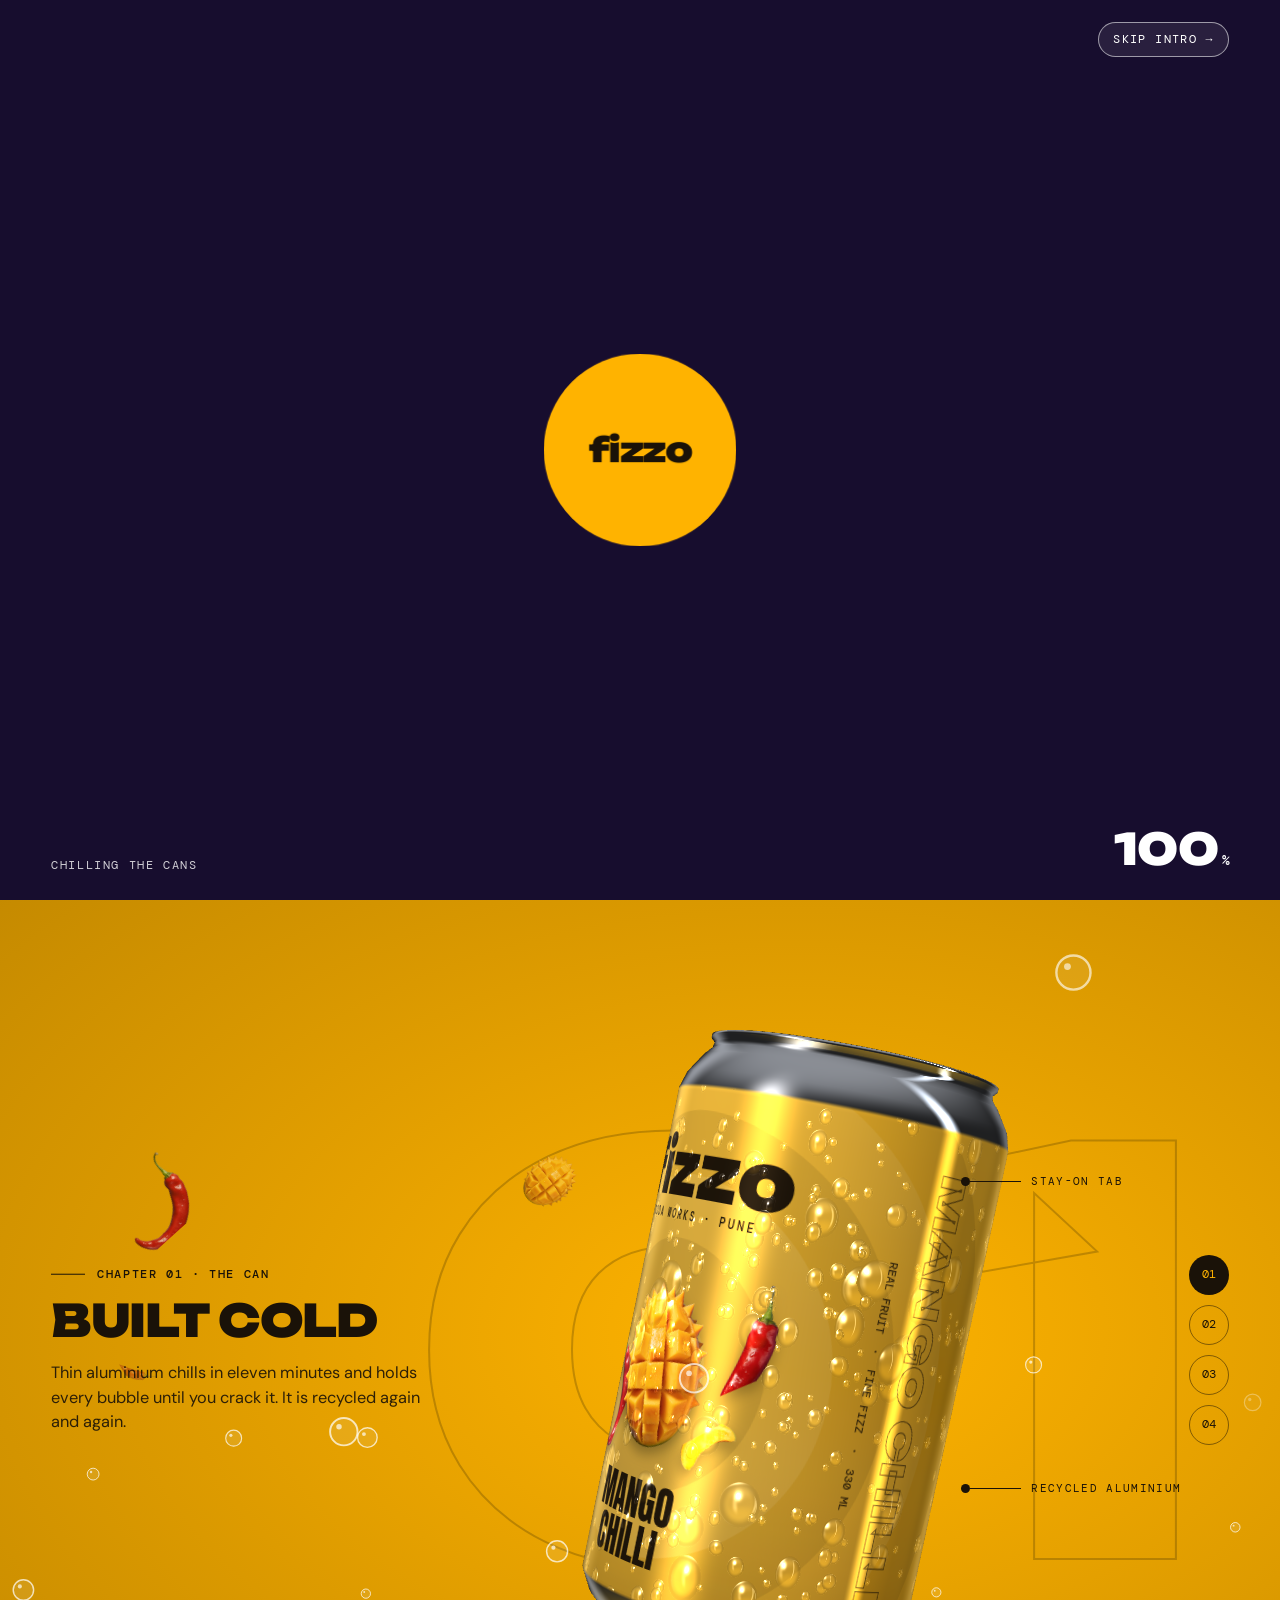
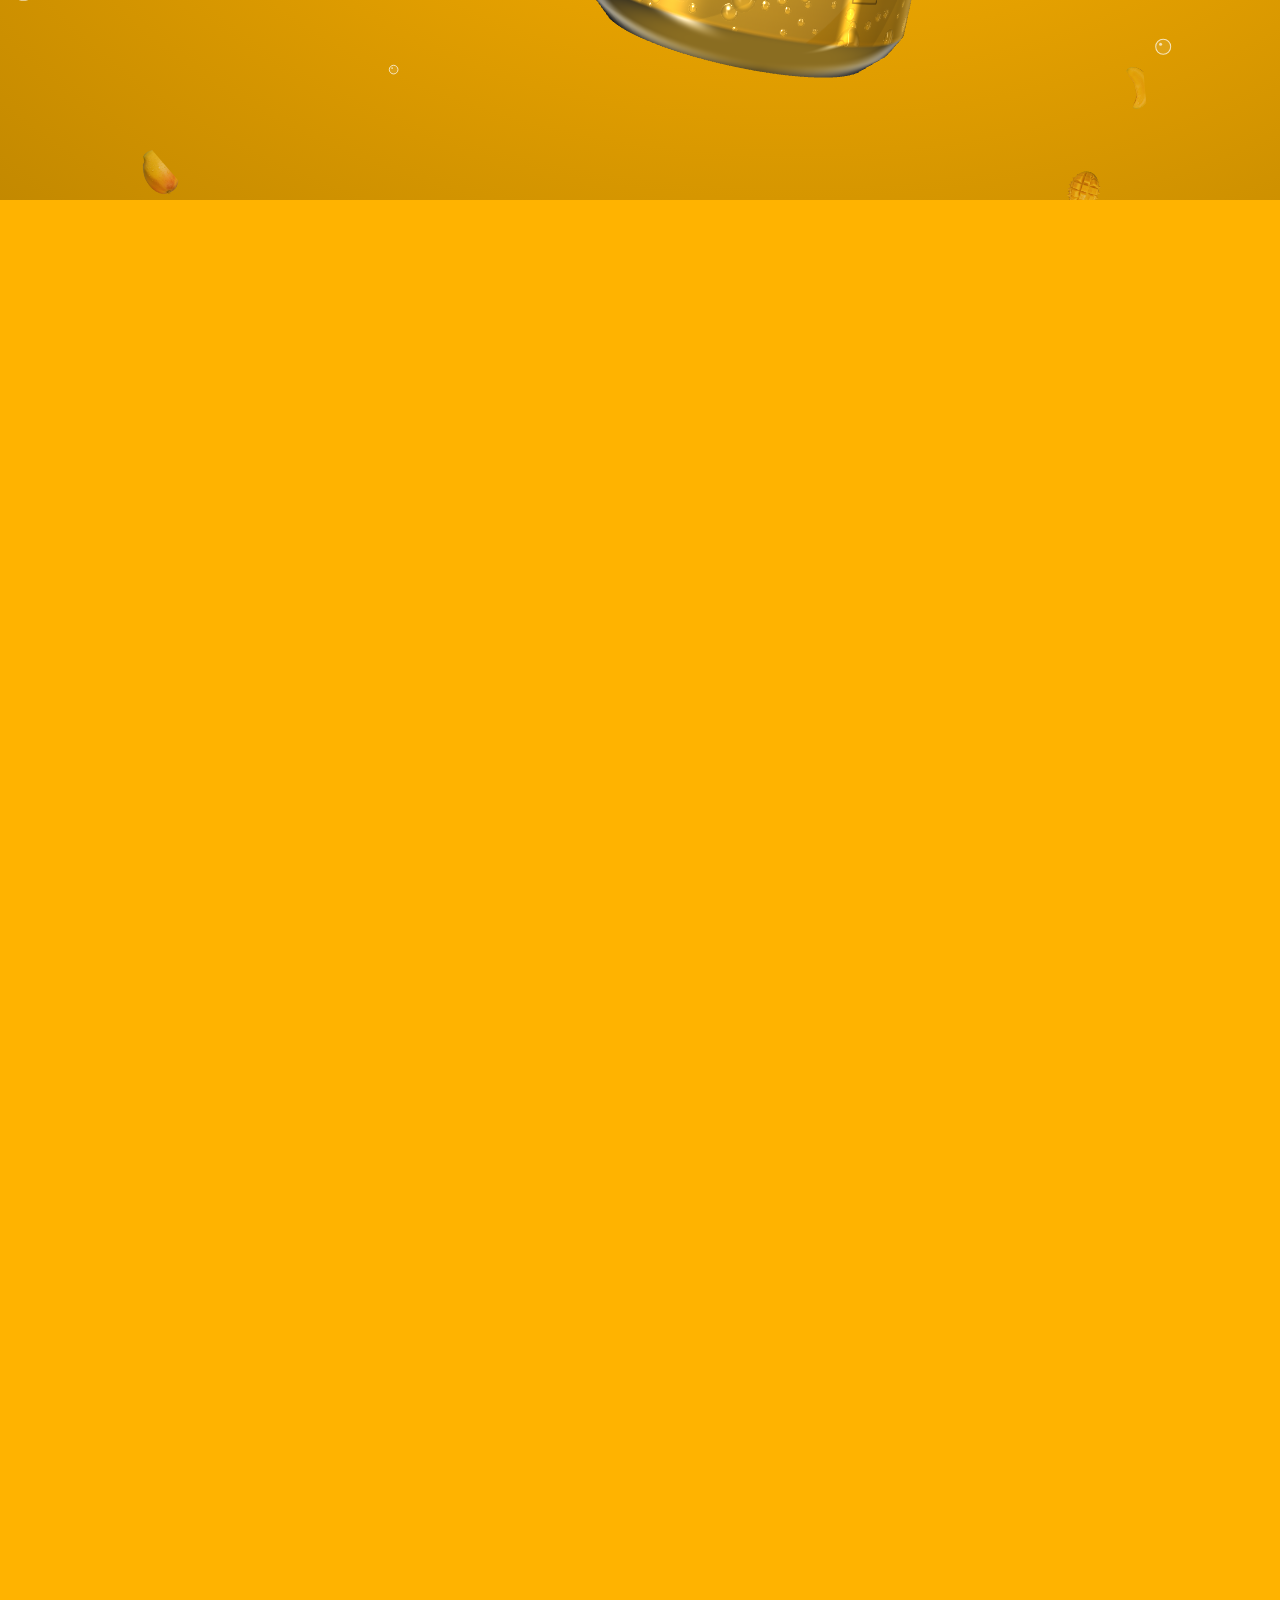
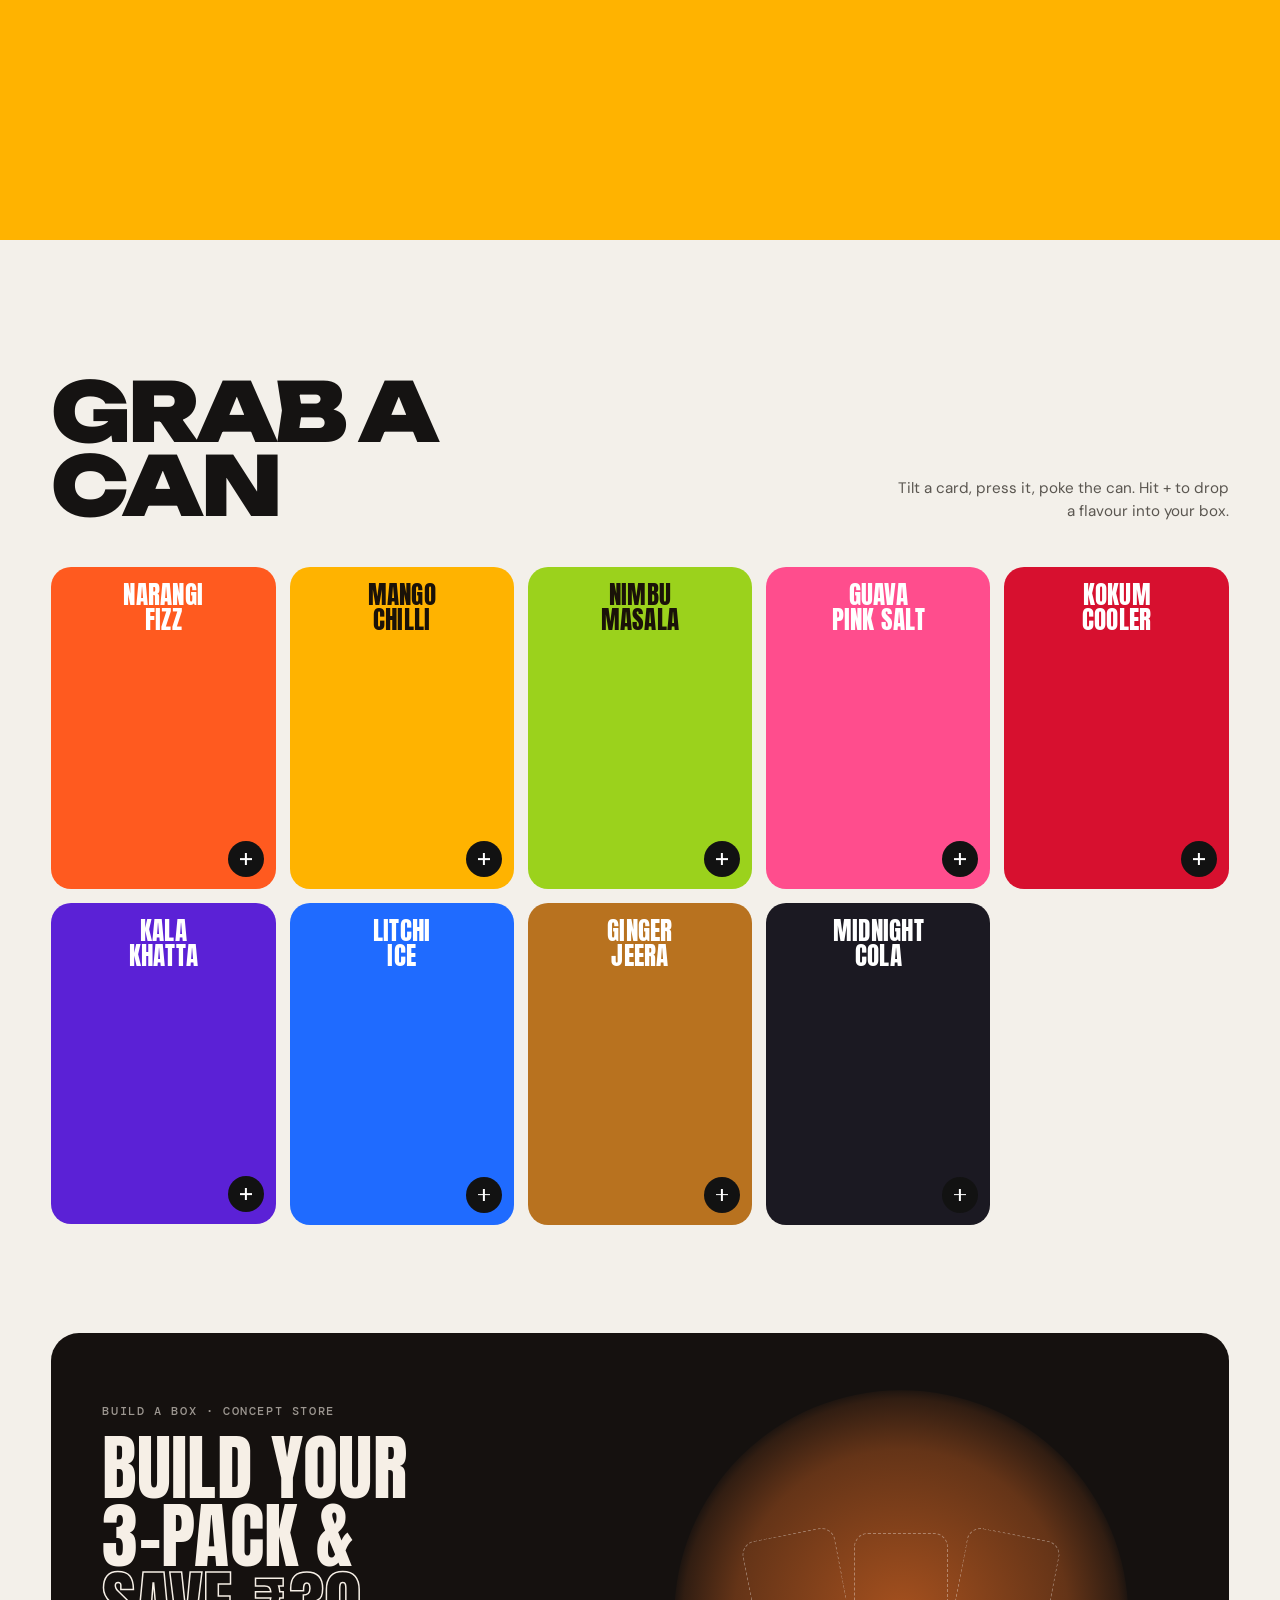
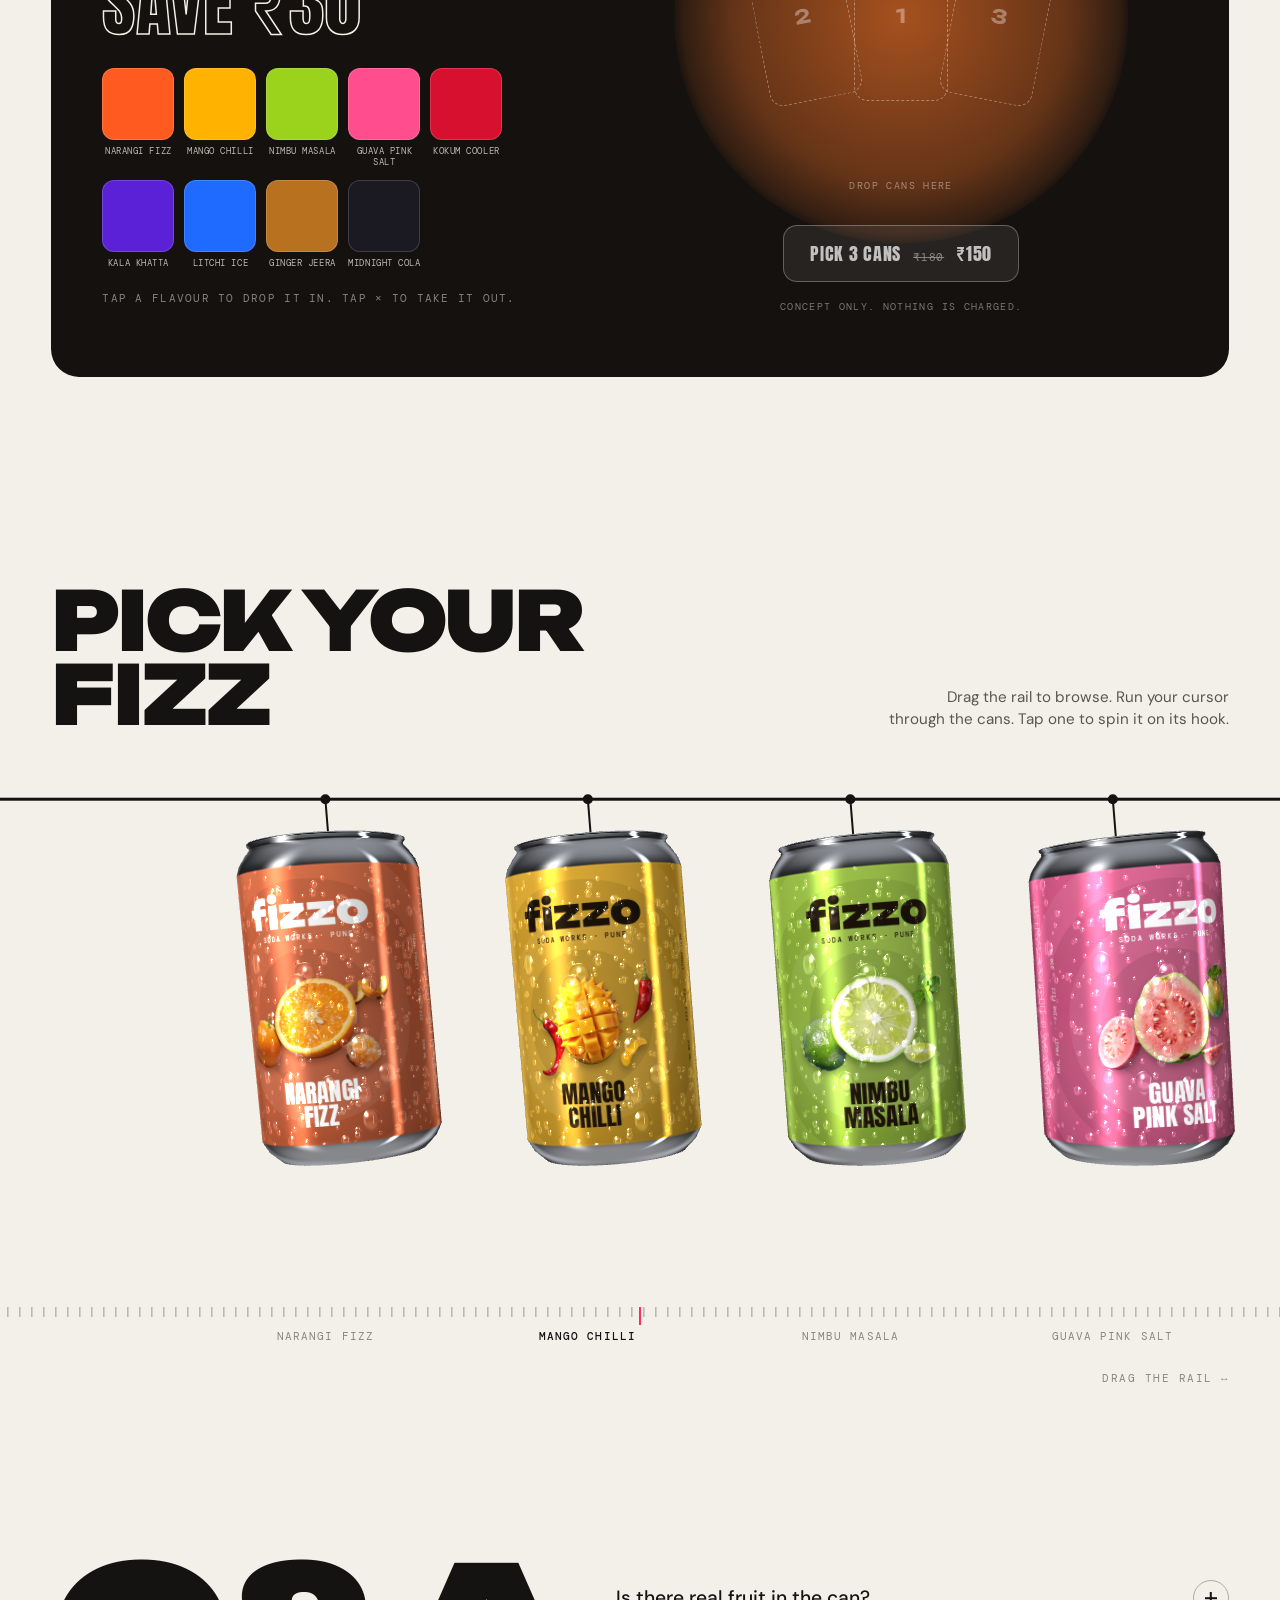
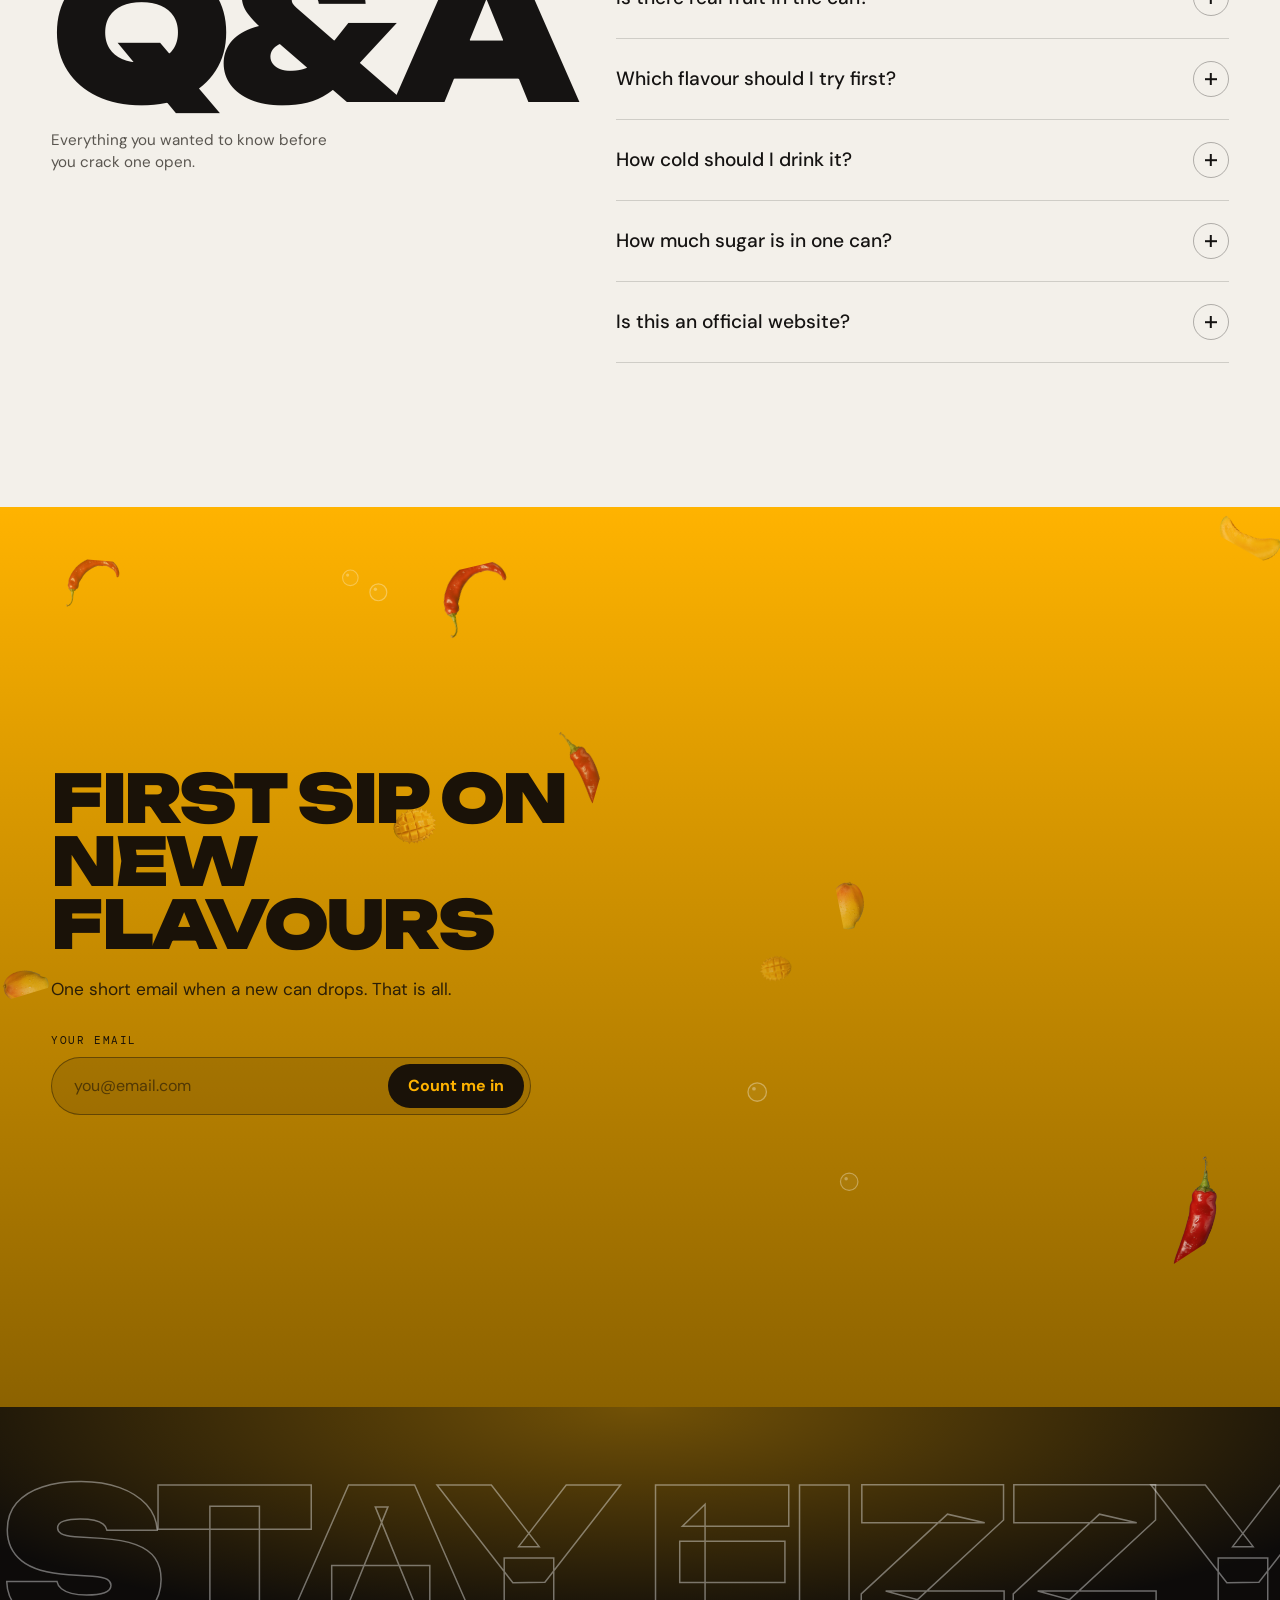
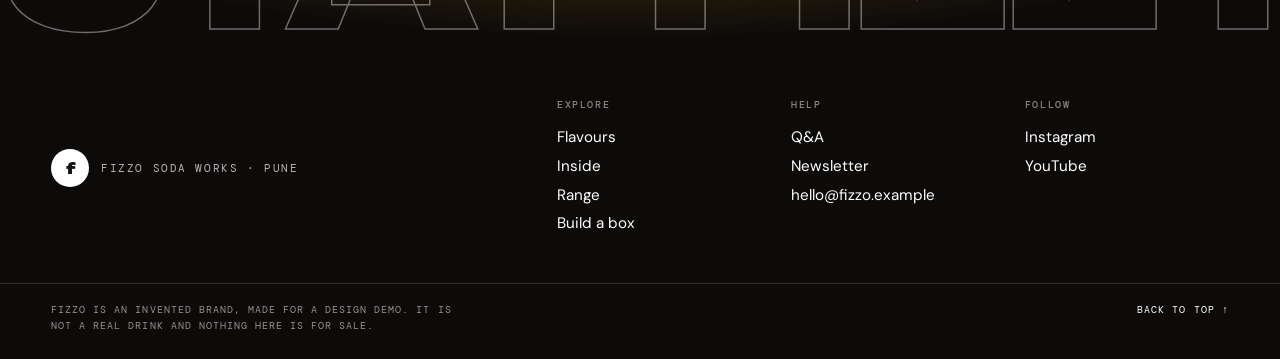
<file: index.html>
<!doctype html>
<html lang="en">
<head>
  <meta charset="utf-8">
  <meta name="viewport" content="width=device-width, initial-scale=1">
  <title>Fizzo | Fruit soda in nine loud flavours</title>
  <meta name="description" content="Fizzo is an invented fruit soda brand: nine flavours, real fruit and fine fizz. Spin the cans, build a box of three. A design demo.">
  <meta name="theme-color" content="#ffb300">
  <link rel="preconnect" href="https://fonts.googleapis.com">
  <link rel="preconnect" href="https://fonts.gstatic.com" crossorigin>
  <link href="https://fonts.googleapis.com/css2?family=Anton&family=DM+Mono:wght@400;500&family=DM+Sans:wght@400;500;700&family=Unbounded:wght@700;900&display=swap" rel="stylesheet">
  <link rel="stylesheet" href="styles.css">
</head>
<body class="is-loading">
  <a class="skip" href="#shop">Skip to the shop</a>

  <!-- The opening: fruit flies, a counter runs, then the logo opens the page. -->
  <div class="intro" id="intro">
    <canvas id="introView" aria-hidden="true"></canvas>
    <div class="intro-disc" id="introDisc" aria-hidden="true"><span id="introWord"></span></div>
    <button class="intro-skip" id="introSkip" type="button"></button>
    <p class="intro-note" id="introNote"></p>
    <p class="intro-count" aria-hidden="true"><span id="introCount">000</span><small>%</small></p>
  </div>

  <header class="top" id="top" data-tone="flavour">
    <a class="logo" href="#flavours" id="logo">
      <span class="logo-disc" aria-hidden="true" id="logoDisc"></span>
      <span class="logo-name"><b id="brandName"></b><small id="brandSub"></small></span>
    </a>
    <nav class="nav" id="nav" aria-label="Parts of the page">
      <a href="#flavours">Flavours</a>
      <a href="#inside">Inside</a>
      <a href="#shop">Shop</a>
      <a href="#range">Range</a>
      <a href="#faq">Q&amp;A</a>
      <a href="#join">Join</a>
    </nav>
    <div class="tools">
      <button class="sound" id="sound" type="button" aria-pressed="false">
        <span class="bars" aria-hidden="true"><i></i><i></i><i></i></span>
        <span>Sound <b id="soundText">off</b></span>
      </button>
      <a class="basket" id="basket" href="#build">
        <svg viewBox="0 0 24 24" width="18" height="18" aria-hidden="true"><path d="M4 9h16l-1.4 10.2a2 2 0 0 1-2 1.8H7.4a2 2 0 0 1-2-1.8L4 9zm4 0 3-6m5 6-3-6" fill="none" stroke="currentColor" stroke-width="1.8" stroke-linecap="round" stroke-linejoin="round"/></svg>
        <span class="dots" aria-hidden="true"><i></i><i></i><i></i></span>
        <b class="packs" id="packs" hidden>0</b>
        <span class="sr" id="basketText"></span>
      </a>
      <a class="cta" id="cta" href="#join"></a>
    </div>
  </header>

  <main>
    <h1 class="sr">Fizzo: fruit soda in nine flavours</h1>

    <!-- 1. The row of cans. The whole page takes the colour of the can in the middle. -->
    <section class="flavours" id="flavours" data-tone="flavour" aria-roledescription="carousel" aria-label="Flavours">
      <div class="rings" aria-hidden="true"></div>
      <canvas class="view" id="heroView" aria-hidden="true"></canvas>
      <div class="flav-copy">
        <p class="flav-name" id="flavName" aria-live="polite"></p>
        <p class="flav-tag" id="flavTag"></p>
        <div class="flav-nav">
          <button class="round" id="flavPrev" type="button" aria-label="Previous flavour"><span aria-hidden="true">←</span></button>
          <button class="round" id="flavNext" type="button" aria-label="Next flavour"><span aria-hidden="true">→</span></button>
        </div>
      </div>
      <p class="flav-no" id="flavNo" aria-hidden="true">01</p>
      <button class="autoplay" id="autoplay" type="button" aria-pressed="true"><i aria-hidden="true"></i><span id="autoplayText"></span></button>
      <p class="flav-hint" id="flavHint"></p>
    </section>

    <!-- 2. One can turns while four short chapters go by. -->
    <section class="inside" id="inside" data-tone="flavour" aria-label="What is inside a can">
      <div class="inside-pin">
        <p class="inside-no" id="insideNo" aria-hidden="true">01</p>
        <canvas class="view" id="insideView" aria-hidden="true"></canvas>
        <div class="chapters" id="chapters"></div>
        <div class="callouts" id="callouts" aria-hidden="true"></div>
        <ol class="steps" id="insideSteps"></ol>
        <p class="rate" id="rate" aria-hidden="true"><span id="rateLabel"></span><b id="rateNo">0.0</b><span id="rateUnit"></span></p>
      </div>
    </section>

    <!-- 3. The shop: nine cards, then the box of three. -->
    <section class="shop" id="shop" data-tone="paper">
      <header class="sec-head">
        <h2 id="shopTitle"></h2>
        <p id="shopHint"></p>
      </header>
      <div class="cards-wrap" id="cardsWrap">
        <div class="cards" id="cards"></div>
        <canvas class="view" id="shopView" aria-hidden="true"></canvas>
      </div>

      <div class="build" id="build" data-tone="night">
        <div class="build-copy">
          <p class="eyebrow" id="buildLabel"></p>
          <h2 id="buildTitle"></h2>
          <ul class="picks" id="picks"></ul>
          <p class="build-hint" id="buildHint"></p>
        </div>
        <div class="tray" id="tray">
          <div class="glow" aria-hidden="true"></div>
          <ol class="slots" id="slots" aria-hidden="true"><li>2</li><li>1</li><li>3</li></ol>
          <p class="drop" id="dropText" aria-hidden="true"></p>
          <canvas class="view" id="buildView" aria-hidden="true"></canvas>
          <div class="removes" id="removes"></div>
          <button class="checkout" id="checkout" type="button"></button>
          <p class="fine" id="buildFine"></p>
        </div>
      </div>
    </section>

    <!-- 4. All nine on a rail. Drag it and they swing. -->
    <section class="range" id="range" data-tone="paper">
      <header class="sec-head">
        <h2 id="rangeTitle"></h2>
        <p id="rangeHint"></p>
      </header>
      <div class="rail" id="rail" tabindex="0" role="group" aria-label="All nine cans hanging on a rail. Use the left and right arrow keys to move along it.">
        <canvas class="view" id="railView" aria-hidden="true"></canvas>
      </div>
      <div class="ruler" id="ruler" aria-hidden="true">
        <div class="ruler-track" id="rulerTrack"></div>
        <i class="ruler-mark"></i>
      </div>
      <p class="drag" id="rangeDrag" aria-hidden="true"></p>
    </section>

    <!-- 5. Questions. -->
    <section class="faq" id="faq" data-tone="paper">
      <div class="faq-head">
        <h2 id="faqTitle"></h2>
        <p id="faqText"></p>
      </div>
      <div class="qa" id="qa"></div>
    </section>

    <!-- 6. Sign up. -->
    <section class="join" id="join" data-tone="flavour">
      <canvas class="view" id="joinView" aria-hidden="true"></canvas>
      <div class="join-copy">
        <h2 id="joinTitle"></h2>
        <p id="joinText"></p>
        <form id="joinForm" novalidate>
          <label for="joinEmail" id="joinLabel"></label>
          <div class="field">
            <input id="joinEmail" name="email" type="email" autocomplete="email" inputmode="email" aria-describedby="joinMsg">
            <button type="submit" id="joinButton"></button>
          </div>
          <p class="form-msg" id="joinMsg" role="status"></p>
        </form>
      </div>
    </section>
  </main>

  <footer class="foot" id="foot" data-tone="night">
    <div class="shout" aria-hidden="true"><div class="shout-track" id="shout"></div></div>
    <div class="foot-grid">
      <div class="foot-brand">
        <span class="logo-disc" aria-hidden="true" id="footDisc"></span>
        <p id="footBrand"></p>
      </div>
      <nav aria-label="Explore">
        <h3>Explore</h3>
        <a href="#flavours">Flavours</a>
        <a href="#inside">Inside</a>
        <a href="#range">Range</a>
        <a href="#build">Build a box</a>
      </nav>
      <nav aria-label="Help">
        <h3>Help</h3>
        <a href="#faq">Q&amp;A</a>
        <a href="#join">Newsletter</a>
        <a id="footMail" href="#"></a>
      </nav>
      <div>
        <h3>Follow</h3>
        <div id="footFollow"></div>
      </div>
    </div>
    <div class="foot-end">
      <p id="footNote"></p>
      <a href="#flavours">Back to top ↑</a>
    </div>
  </footer>

  <div class="toast" id="toast" role="status" aria-live="polite"></div>
  <canvas class="fly" id="flyView" aria-hidden="true"></canvas>

  <script src="config.js"></script>
  <script src="gl.js"></script>
  <script src="art.js"></script>
  <script src="app.js"></script>
</body>
</html>
</file>
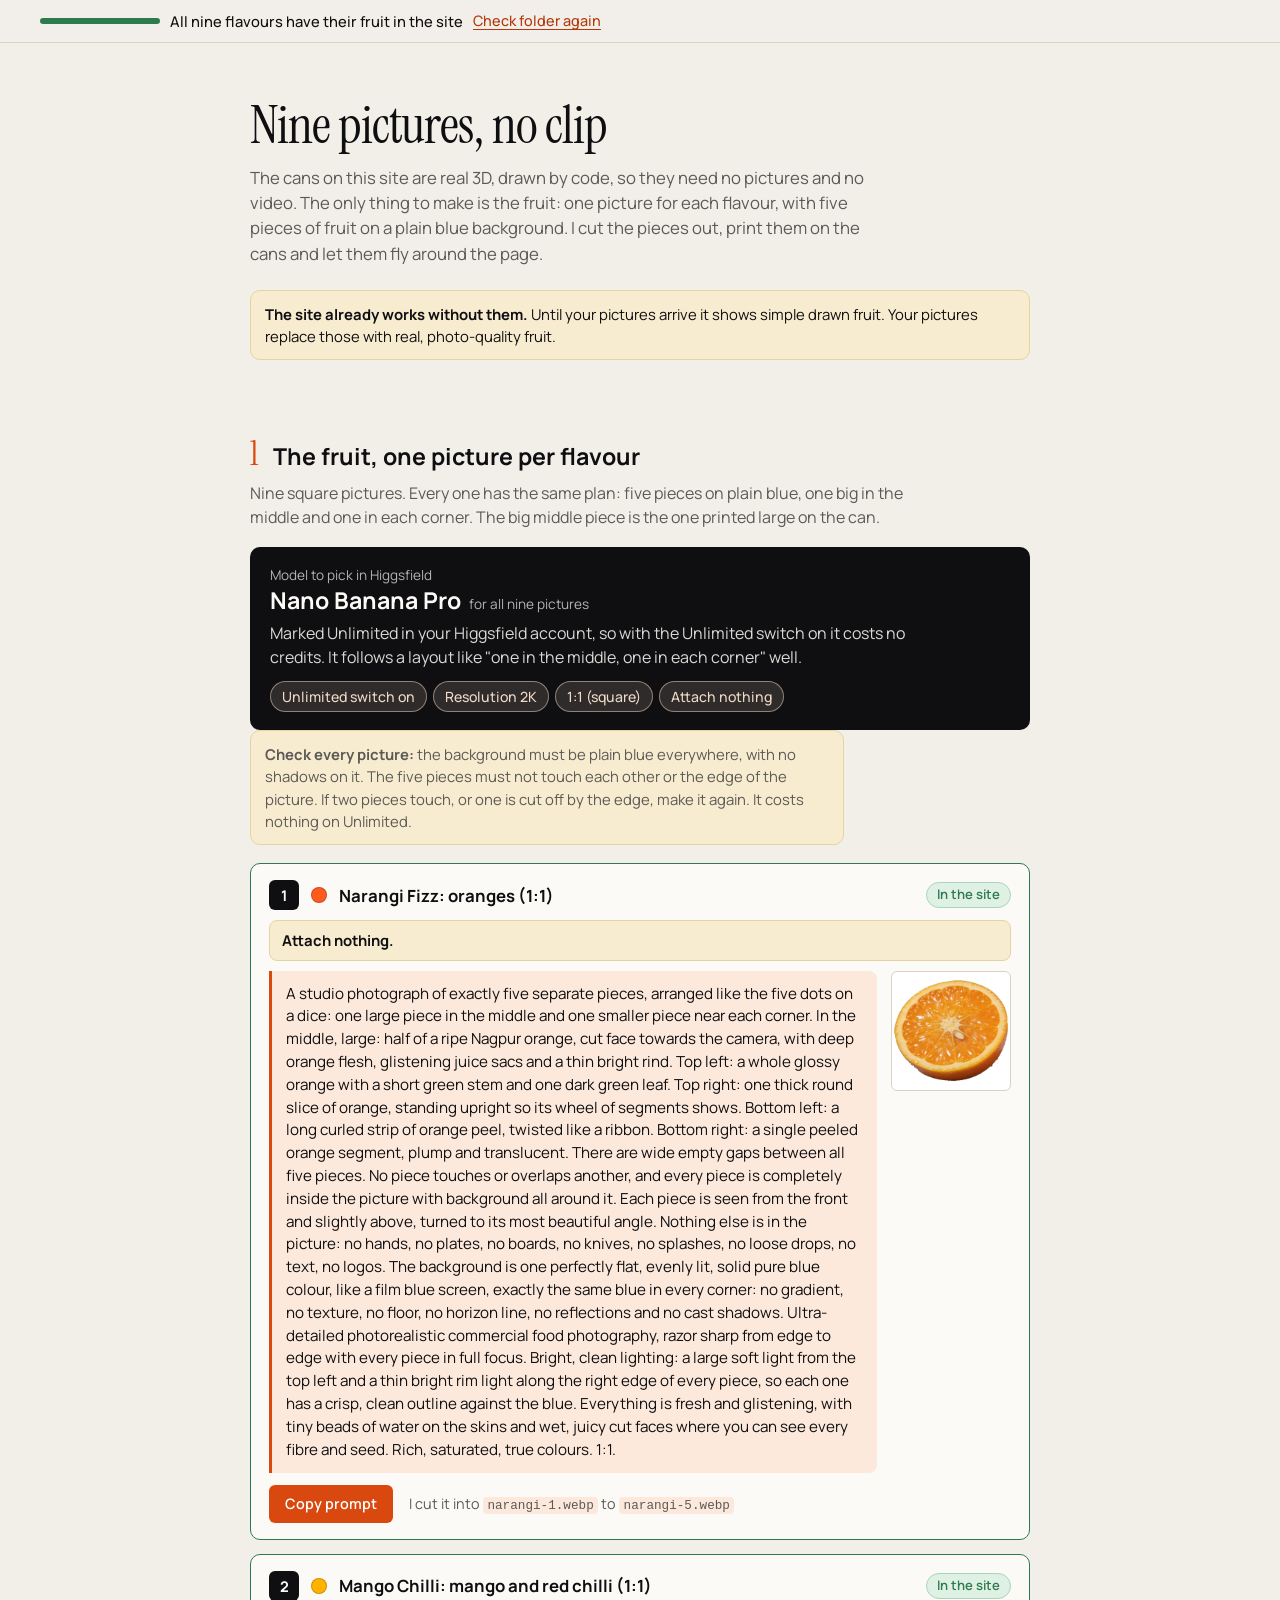
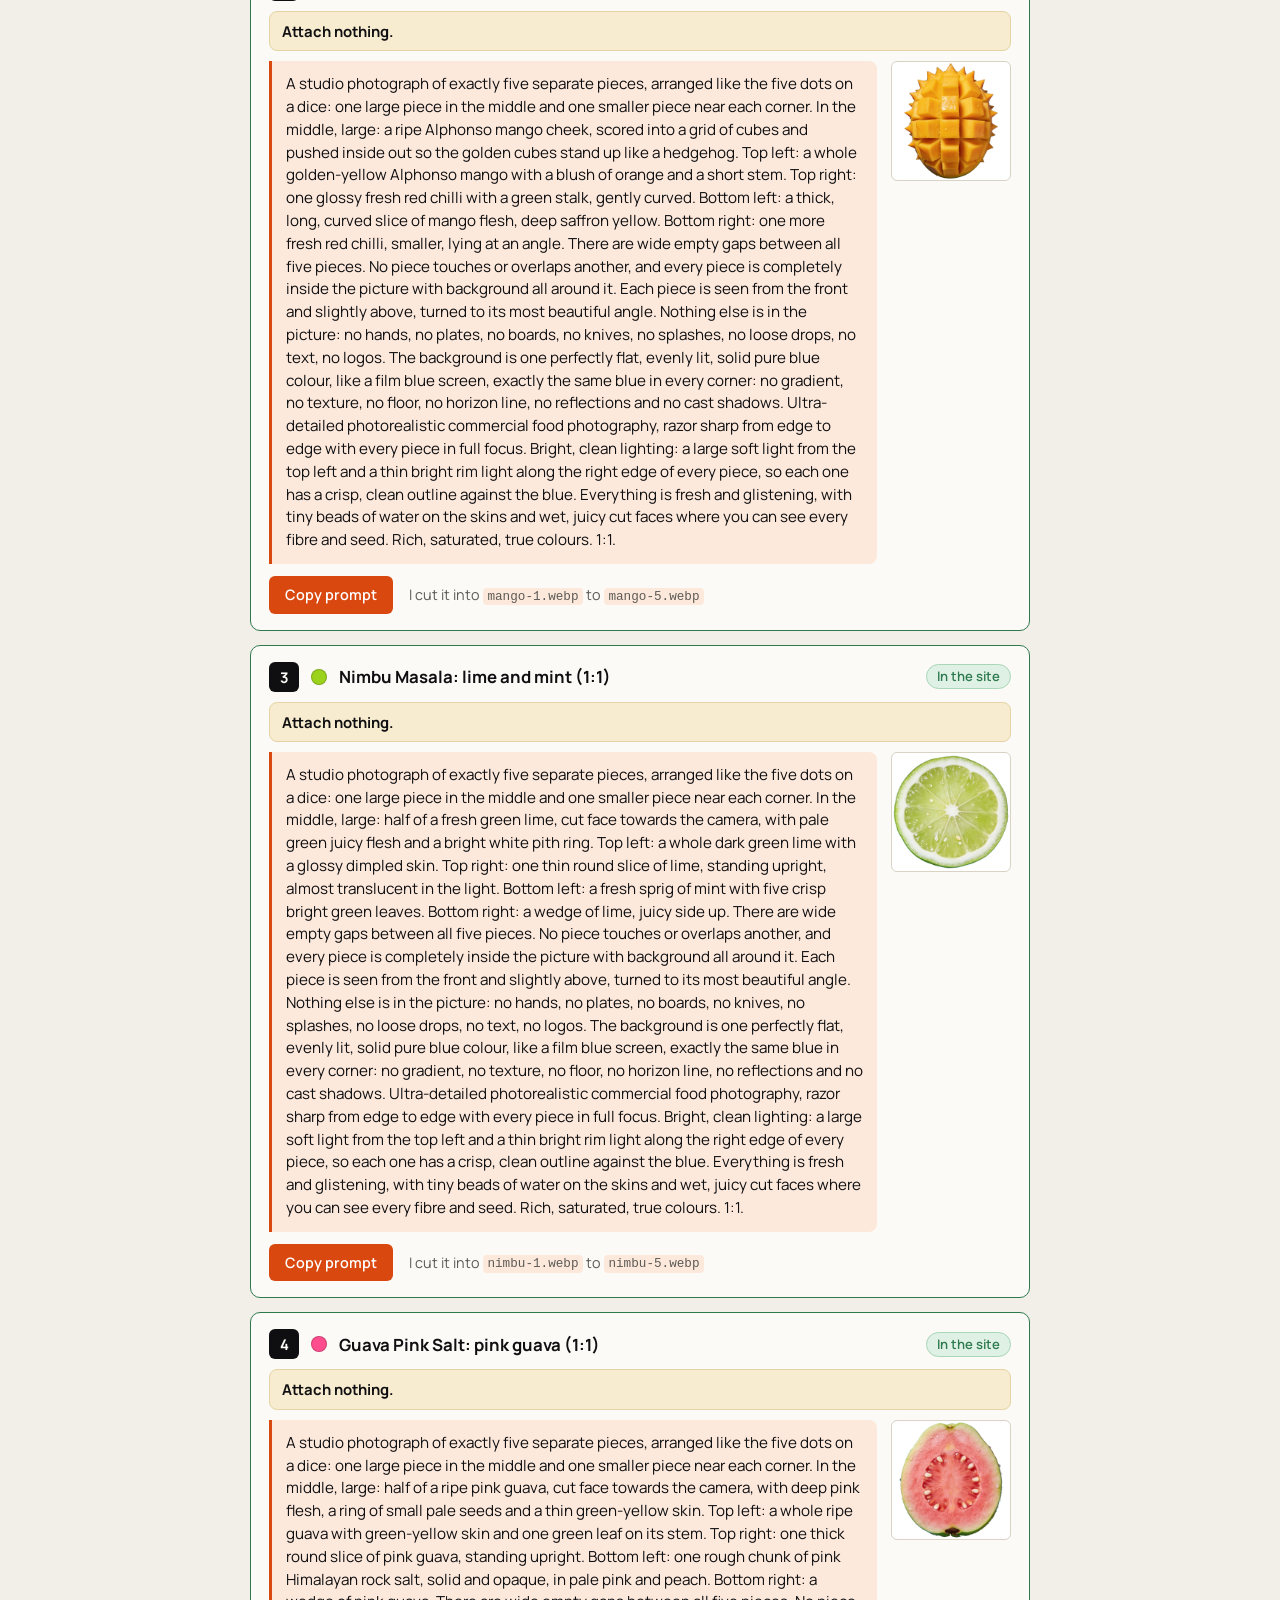
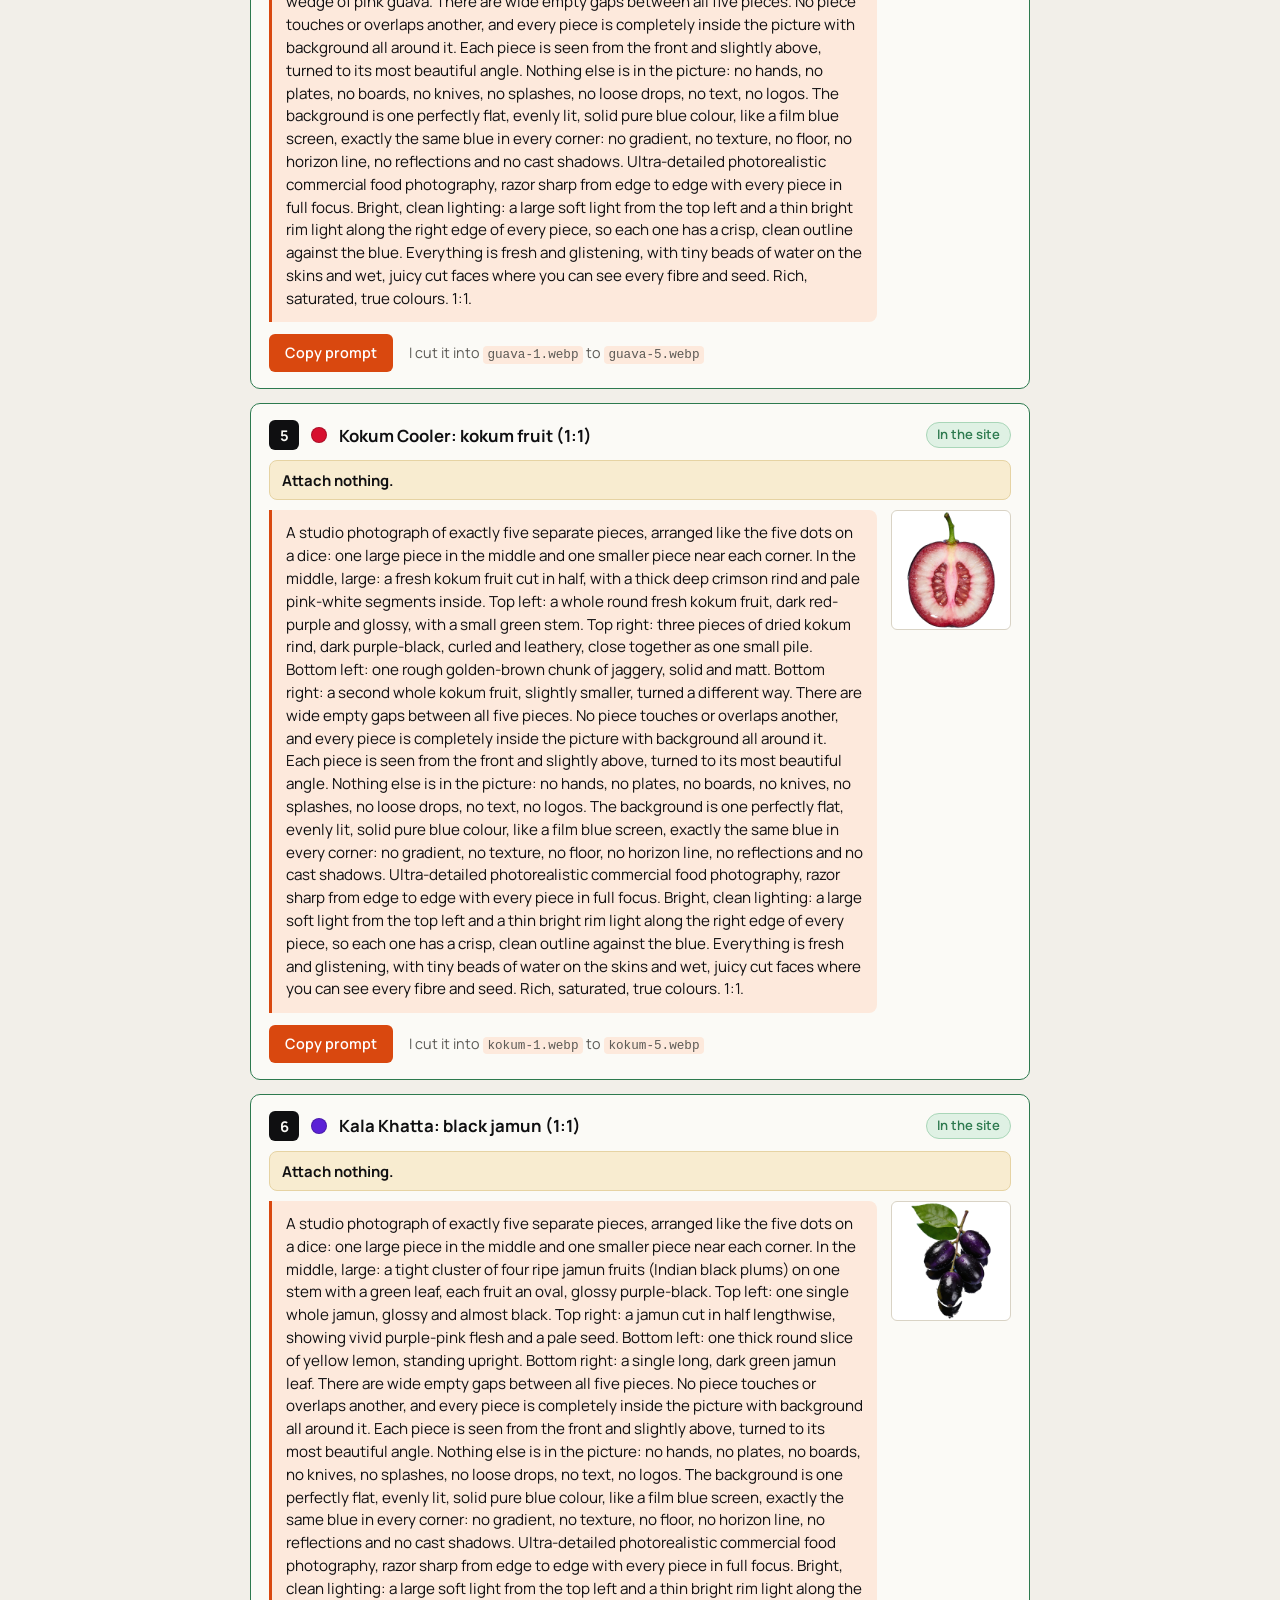
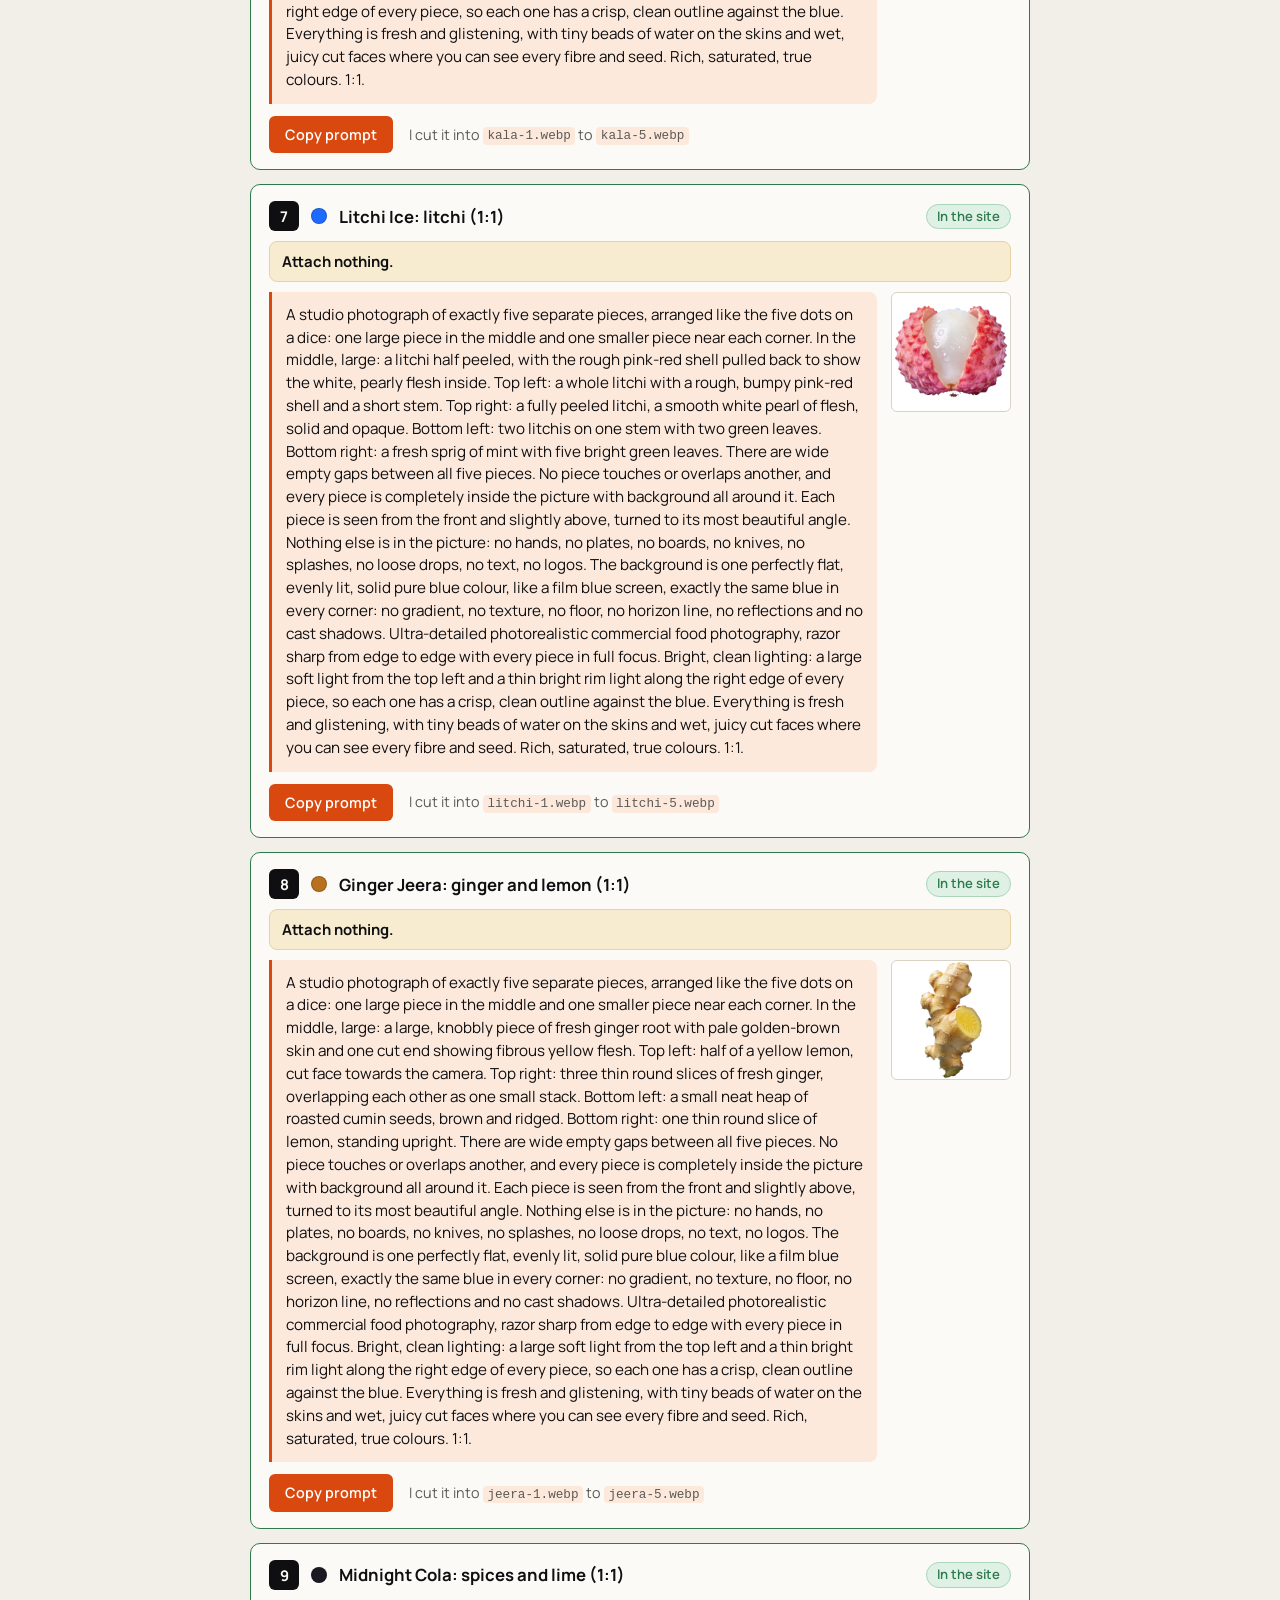
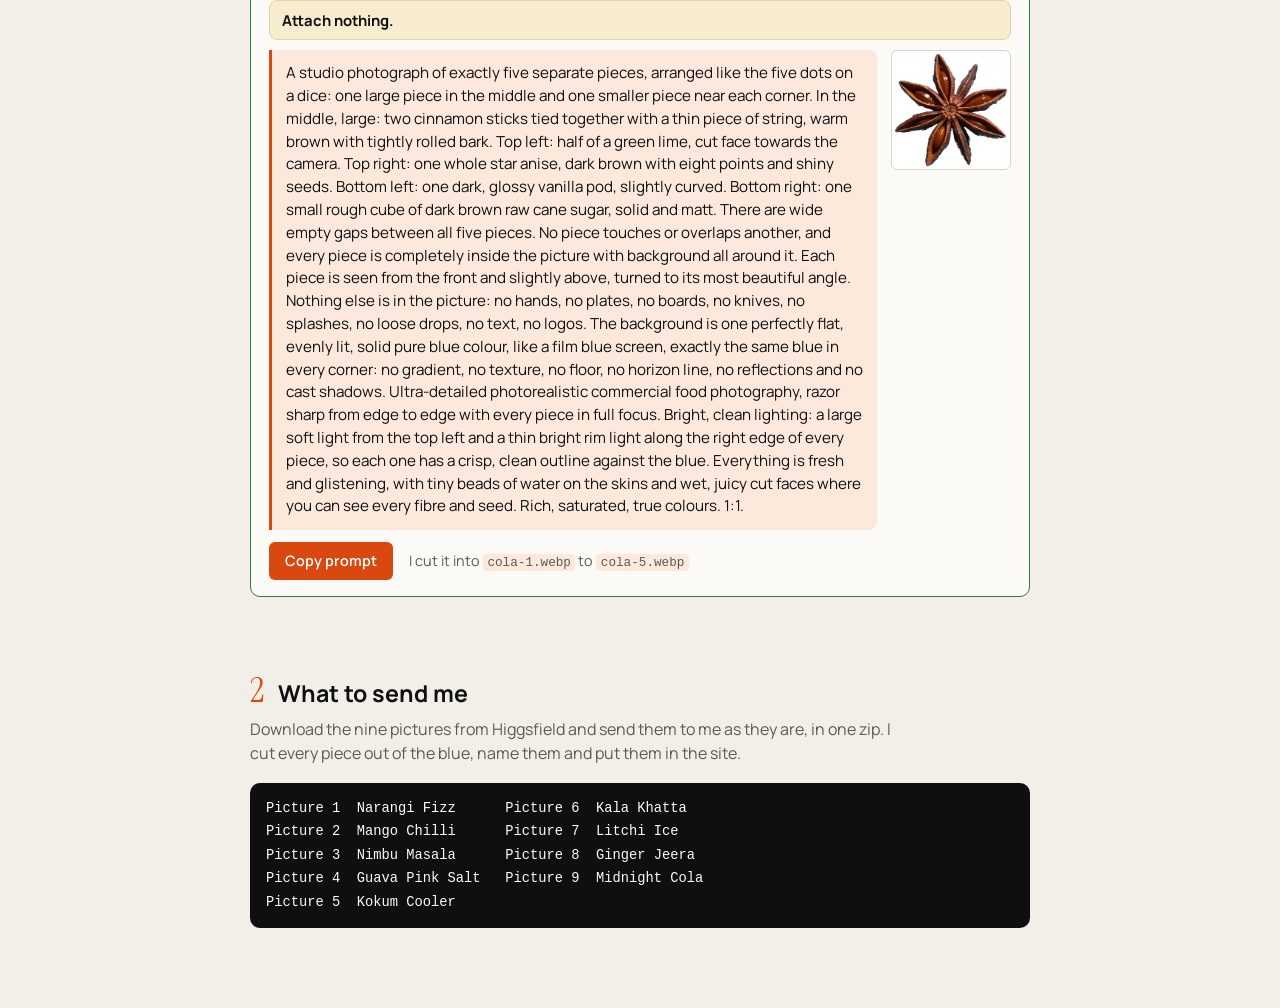
<file: guide.html>
<!doctype html>
<html lang="en">
<head>
  <meta charset="utf-8">
  <meta name="viewport" content="width=device-width, initial-scale=1">
  <title>Picture guide | Fizzo</title>
  <link rel="preconnect" href="https://fonts.googleapis.com">
  <link rel="preconnect" href="https://fonts.gstatic.com" crossorigin>
  <link href="https://fonts.googleapis.com/css2?family=Instrument+Serif&family=Manrope:wght@400;500;600;700&display=swap" rel="stylesheet">
  <style>
    :root {
      --page: #f2efe9;
      --sheet: #fbfaf6;
      --ink: #0f0f11;
      --ink-soft: #5c5a56;
      --line: #d9d3c5;
      --brick: #d9480f;
      --brick-deep: #b23a0a;
      --tint: #fde9dc;
      --sand: #f0d9c6;
      --ok: #2d7a4f;
      --display: "Instrument Serif", Georgia, serif;
      --text: "Manrope", system-ui, -apple-system, "Segoe UI", sans-serif;
      --mono: ui-monospace, "Cascadia Mono", Consolas, monospace;
    }

    *, *::before, *::after { box-sizing: border-box; }

    body {
      margin: 0;
      background: var(--page);
      color: var(--ink);
      font-family: var(--text);
      font-size: 16px;
      line-height: 1.5;
      -webkit-font-smoothing: antialiased;
    }

    :focus-visible { outline: 2px solid var(--brick); outline-offset: 2px; border-radius: 4px; }

    a { color: var(--brick-deep); }
    code { font-family: var(--mono); font-size: 0.88em; background: var(--tint); padding: 0.1em 0.35em; border-radius: 4px; }

    .bar {
      position: sticky; top: 0; z-index: 5;
      display: flex; flex-wrap: wrap; align-items: center; gap: 10px 20px;
      padding: 10px clamp(16px, 4vw, 40px);
      background: rgba(242, 239, 233, 0.94);
      border-bottom: 1px solid var(--line);
    }
    .progress { display: flex; flex-wrap: wrap; align-items: center; gap: 10px; font-size: 0.92rem; font-weight: 500; }
    .meter { width: 120px; height: 6px; border-radius: 3px; background: var(--line); overflow: hidden; }
    .meter span { display: block; height: 100%; width: 0; background: var(--ok); transition: width 300ms ease; }
    .linkbtn { border: 0; background: none; padding: 0; font: inherit; font-size: 0.9rem; color: var(--brick-deep); text-decoration: underline; text-underline-offset: 3px; cursor: pointer; }

    main { max-width: 860px; margin: 0 auto; padding: clamp(24px, 5vw, 56px) clamp(16px, 4vw, 40px) 80px; }
    h1 { margin: 0 0 0.25em; font-family: var(--display); font-weight: 400; font-size: clamp(2.2rem, 5.2vw, 3.3rem); line-height: 1; letter-spacing: -0.02em; }
    .lede { margin: 0 0 24px; max-width: 62ch; color: var(--ink-soft); font-size: 1.05rem; }

    .step { margin-top: clamp(40px, 7vw, 72px); }
    .step > h2 { display: flex; align-items: baseline; gap: 14px; margin: 0 0 6px; font-size: 1.45rem; font-weight: 700; line-height: 1.2; }
    .step > h2 .num { font-family: var(--display); font-weight: 400; font-size: 2.2rem; color: var(--brick); }
    .step > p { margin: 0 0 18px; max-width: 66ch; color: var(--ink-soft); }

    .model { padding: 18px 20px; border-radius: 10px; background: var(--ink); color: var(--sheet); }
    .model .label { margin: 0; font-size: 0.85rem; color: rgba(251, 250, 246, 0.7); }
    .model .name { margin: 2px 0 6px; font-size: 1.45rem; font-weight: 700; line-height: 1.2; }
    .model .name small { margin-left: 8px; font-size: 0.85rem; font-weight: 400; color: rgba(251, 250, 246, 0.7); }
    .model .why { margin: 0 0 12px; max-width: 64ch; color: rgba(251, 250, 246, 0.86); }
    .chips { display: flex; flex-wrap: wrap; gap: 6px; margin: 0; padding: 0; list-style: none; }
    .chips li { padding: 4px 11px; border-radius: 999px; background: rgba(240, 217, 198, 0.14); border: 1px solid rgba(240, 217, 198, 0.5); color: var(--sand); font-size: 0.88rem; font-weight: 500; }

    .asset { margin-top: 14px; padding: 16px 18px; background: var(--sheet); border: 1px solid var(--line); border-radius: 10px; }
    .asset.is-found { border-color: var(--ok); }
    .asset-head { display: flex; flex-wrap: wrap; align-items: center; gap: 8px 12px; margin-bottom: 10px; }
    .asset-head h3 { margin: 0; font-size: 1.05rem; font-weight: 700; }
    .asset-head .n { display: inline-grid; place-items: center; min-width: 30px; height: 30px; padding: 0 8px; border-radius: 6px; background: var(--ink); color: var(--sheet); font-weight: 700; font-size: 0.92rem; }
    .asset-head .dot { width: 16px; height: 16px; border-radius: 50%; border: 1px solid rgba(0, 0, 0, 0.2); }
    .status { margin-left: auto; padding: 2px 10px; border-radius: 999px; font-size: 0.82rem; font-weight: 600; background: var(--page); color: var(--ink-soft); border: 1px solid var(--line); }
    .is-found .status { background: #dff1e4; color: var(--ok); border-color: #a9d6b8; }

    .attach { margin: 0 0 10px; padding: 8px 12px; border-radius: 8px; background: #f8ecd0; border: 1px solid #e6d3a3; font-size: 0.93rem; }
    .asset-body { display: flex; gap: 14px; align-items: flex-start; }
    .prompt { flex: 1; margin: 0; padding: 12px 14px; border-left: 3px solid var(--brick); border-radius: 0 8px 8px 0; background: var(--tint); font-size: 0.95rem; white-space: pre-wrap; }
    .preview { flex: none; width: 120px; aspect-ratio: 1; object-fit: contain; border-radius: 6px; border: 1px solid var(--line); background: #fff; }
    .preview[hidden] { display: none; }

    .asset-foot { display: flex; flex-wrap: wrap; align-items: center; gap: 8px 16px; margin-top: 12px; font-size: 0.9rem; color: var(--ink-soft); }
    .copy { border: 0; border-radius: 6px; padding: 8px 16px; background: var(--brick); color: #fff; font: inherit; font-size: 0.9rem; font-weight: 600; cursor: pointer; }
    .copy:hover { background: var(--brick-deep); }
    .copy.is-done { background: var(--ok); }

    .note { margin: 14px 0 0; padding: 12px 14px; border-radius: 10px; background: #f8ecd0; border: 1px solid #e6d3a3; font-size: 0.93rem; }
    .files { margin: 0; padding: 14px 16px; border-radius: 10px; background: var(--ink); color: var(--sheet); font-family: var(--mono); font-size: 0.86rem; line-height: 1.7; overflow-x: auto; }

    @media (max-width: 620px) {
      .bar { position: static; }
      .asset-body { flex-direction: column; }
    }
    @media (prefers-reduced-motion: reduce) { .meter span { transition: none; } }
  </style>
</head>
<body>
  <div class="bar">
    <div class="progress" aria-live="polite">
      <div class="meter" aria-hidden="true"><span id="meterFill"></span></div>
      <span id="progressText">Checking folder</span>
      <button class="linkbtn" id="recheck" type="button">Check folder again</button>
    </div>
  </div>

  <main>
    <h1>Nine pictures, no clip</h1>
    <p class="lede">
      The cans on this site are real 3D, drawn by code, so they need no pictures and no video.
      The only thing to make is the fruit: one picture for each flavour, with five pieces of fruit
      on a plain blue background. I cut the pieces out, print them on the cans and let them fly around the page.
    </p>

    <p class="note">
      <b>The site already works without them.</b> Until your pictures arrive it shows simple drawn fruit.
      Your pictures replace those with real, photo-quality fruit.
    </p>

    <div id="groups"></div>

    <section class="step">
      <h2><span class="num" id="filesNum"></span> What to send me</h2>
      <p>Download the nine pictures from Higgsfield and send them to me as they are, in one zip. I cut every piece out of the blue, name them and put them in the site.</p>
      <pre class="files">Picture 1  Narangi Fizz      Picture 6  Kala Khatta
Picture 2  Mango Chilli      Picture 7  Litchi Ice
Picture 3  Nimbu Masala      Picture 8  Ginger Jeera
Picture 4  Guava Pink Salt   Picture 9  Midnight Cola
Picture 5  Kokum Cooler</pre>
    </section>
  </main>

  <script>
  (() => {
    "use strict";

    const DIR = "assets/bits";

    const LAYOUT = "A studio photograph of exactly five separate pieces, arranged like the five dots on a dice: one large piece in the middle and one smaller piece near each corner.";
    const RULES = "There are wide empty gaps between all five pieces. No piece touches or overlaps another, and every piece is completely inside the picture with background all around it. Each piece is seen from the front and slightly above, turned to its most beautiful angle. Nothing else is in the picture: no hands, no plates, no boards, no knives, no splashes, no loose drops, no text, no logos.";
    const BLUE = "The background is one perfectly flat, evenly lit, solid pure blue colour, like a film blue screen, exactly the same blue in every corner: no gradient, no texture, no floor, no horizon line, no reflections and no cast shadows.";
    const LOOK = "Ultra-detailed photorealistic commercial food photography, razor sharp from edge to edge with every piece in full focus. Bright, clean lighting: a large soft light from the top left and a thin bright rim light along the right edge of every piece, so each one has a crisp, clean outline against the blue. Everything is fresh and glistening, with tiny beads of water on the skins and wet, juicy cut faces where you can see every fibre and seed. Rich, saturated, true colours.";

    const sheet = (middle, tl, tr, bl, br) =>
      `${LAYOUT} In the middle, large: ${middle}. Top left: ${tl}. Top right: ${tr}. Bottom left: ${bl}. Bottom right: ${br}. ${RULES} ${BLUE} ${LOOK} 1:1.`;

    const PICTURE_MODEL = {
      name: "Nano Banana Pro", by: "for all nine pictures",
      why: "Marked Unlimited in your Higgsfield account, so with the Unlimited switch on it costs no credits. It follows a layout like \"one in the middle, one in each corner\" well.",
      chips: ["Unlimited switch on", "Resolution 2K", "1:1 (square)", "Attach nothing"],
    };

    const GROUPS = [
      {
        title: "The fruit, one picture per flavour",
        model: PICTURE_MODEL,
        intro: "Nine square pictures. Every one has the same plan: five pieces on plain blue, one big in the middle and one in each corner. The big middle piece is the one printed large on the can.",
        note: "<b>Check every picture:</b> the background must be plain blue everywhere, with no shadows on it. The five pieces must not touch each other or the edge of the picture. If two pieces touch, or one is cut off by the edge, make it again. It costs nothing on Unlimited.",
        items: [
          { n: 1, file: "narangi", color: "#ff5a1f", title: "Narangi Fizz: oranges",
            text: sheet(
              "half of a ripe Nagpur orange, cut face towards the camera, with deep orange flesh, glistening juice sacs and a thin bright rind",
              "a whole glossy orange with a short green stem and one dark green leaf",
              "one thick round slice of orange, standing upright so its wheel of segments shows",
              "a long curled strip of orange peel, twisted like a ribbon",
              "a single peeled orange segment, plump and translucent") },
          { n: 2, file: "mango", color: "#ffb300", title: "Mango Chilli: mango and red chilli",
            text: sheet(
              "a ripe Alphonso mango cheek, scored into a grid of cubes and pushed inside out so the golden cubes stand up like a hedgehog",
              "a whole golden-yellow Alphonso mango with a blush of orange and a short stem",
              "one glossy fresh red chilli with a green stalk, gently curved",
              "a thick, long, curved slice of mango flesh, deep saffron yellow",
              "one more fresh red chilli, smaller, lying at an angle") },
          { n: 3, file: "nimbu", color: "#9bd21c", title: "Nimbu Masala: lime and mint",
            text: sheet(
              "half of a fresh green lime, cut face towards the camera, with pale green juicy flesh and a bright white pith ring",
              "a whole dark green lime with a glossy dimpled skin",
              "one thin round slice of lime, standing upright, almost translucent in the light",
              "a fresh sprig of mint with five crisp bright green leaves",
              "a wedge of lime, juicy side up") },
          { n: 4, file: "guava", color: "#ff4d8d", title: "Guava Pink Salt: pink guava",
            text: sheet(
              "half of a ripe pink guava, cut face towards the camera, with deep pink flesh, a ring of small pale seeds and a thin green-yellow skin",
              "a whole ripe guava with green-yellow skin and one green leaf on its stem",
              "one thick round slice of pink guava, standing upright",
              "one rough chunk of pink Himalayan rock salt, solid and opaque, in pale pink and peach",
              "a wedge of pink guava") },
          { n: 5, file: "kokum", color: "#d7102f", title: "Kokum Cooler: kokum fruit",
            text: sheet(
              "a fresh kokum fruit cut in half, with a thick deep crimson rind and pale pink-white segments inside",
              "a whole round fresh kokum fruit, dark red-purple and glossy, with a small green stem",
              "three pieces of dried kokum rind, dark purple-black, curled and leathery, close together as one small pile",
              "one rough golden-brown chunk of jaggery, solid and matt",
              "a second whole kokum fruit, slightly smaller, turned a different way") },
          { n: 6, file: "kala", color: "#5b21d6", title: "Kala Khatta: black jamun",
            text: sheet(
              "a tight cluster of four ripe jamun fruits (Indian black plums) on one stem with a green leaf, each fruit an oval, glossy purple-black",
              "one single whole jamun, glossy and almost black",
              "a jamun cut in half lengthwise, showing vivid purple-pink flesh and a pale seed",
              "one thick round slice of yellow lemon, standing upright",
              "a single long, dark green jamun leaf") },
          { n: 7, file: "litchi", color: "#1f6bff", title: "Litchi Ice: litchi",
            text: sheet(
              "a litchi half peeled, with the rough pink-red shell pulled back to show the white, pearly flesh inside",
              "a whole litchi with a rough, bumpy pink-red shell and a short stem",
              "a fully peeled litchi, a smooth white pearl of flesh, solid and opaque",
              "two litchis on one stem with two green leaves",
              "a fresh sprig of mint with five bright green leaves") },
          { n: 8, file: "jeera", color: "#b8721f", title: "Ginger Jeera: ginger and lemon",
            text: sheet(
              "a large, knobbly piece of fresh ginger root with pale golden-brown skin and one cut end showing fibrous yellow flesh",
              "half of a yellow lemon, cut face towards the camera",
              "three thin round slices of fresh ginger, overlapping each other as one small stack",
              "a small neat heap of roasted cumin seeds, brown and ridged",
              "one thin round slice of lemon, standing upright") },
          { n: 9, file: "cola", color: "#1b1922", title: "Midnight Cola: spices and lime",
            text: sheet(
              "two cinnamon sticks tied together with a thin piece of string, warm brown with tightly rolled bark",
              "half of a green lime, cut face towards the camera",
              "one whole star anise, dark brown with eight points and shiny seeds",
              "one dark, glossy vanilla pod, slightly curved",
              "one small rough cube of dark brown raw cane sugar, solid and matt") },
        ],
      },
    ];
    const esc = (s) => s.replace(/[&<>"]/g, (c) => ({ "&": "&amp;", "<": "&lt;", ">": "&gt;", '"': "&quot;" }[c]));

    const modelBox = (m) =>
      `<div class="model"><p class="label">Model to pick in Higgsfield</p>` +
      `<p class="name">${esc(m.name)}<small>${esc(m.by)}</small></p>` +
      `<p class="why">${esc(m.why)}</p>` +
      `<ul class="chips">${m.chips.map((c) => `<li>${esc(c)}</li>`).join("")}</ul></div>`;

    const cards = [];
    GROUPS.forEach((group, i) => {
      const section = document.createElement("section");
      section.className = "step";
      section.innerHTML =
        `<h2><span class="num">${i + 1}</span> ${esc(group.title)}</h2>` +
        `<p>${esc(group.intro)}</p>` +
        (group.model ? modelBox(group.model) : "") +
        (group.note ? `<p class="note">${group.note}</p>` : "");
      group.items.forEach((item) => {
        const el = document.createElement("article");
        el.className = "asset";
        el.innerHTML =
          `<div class="asset-head"><span class="n">${item.n}</span><span class="dot" style="background:${item.color}"></span><h3>${esc(item.title)} (1:1)</h3><span class="status">Not in the site yet</span></div>` +
          `<p class="attach"><b>Attach nothing.</b></p>` +
          `<div class="asset-body"><p class="prompt"></p><img class="preview" alt="" hidden></div>` +
          `<div class="asset-foot"><button class="copy" type="button">Copy prompt</button><span>I cut it into <code>${esc(item.file)}-1.webp</code> to <code>${esc(item.file)}-5.webp</code></span></div>`;
        el.querySelector(".prompt").textContent = item.text;
        el.querySelector(".copy").addEventListener("click", (e) => copy(item.text, e.currentTarget));
        section.append(el);
        cards.push({ el, file: item.file });
      });
      document.getElementById("groups").append(section);
    });
    document.getElementById("filesNum").textContent = String(GROUPS.length + 1);

    async function copy(text, button) {
      let ok = false;
      try { await navigator.clipboard.writeText(text); ok = true; }
      catch (_) {
        const ta = document.createElement("textarea");
        ta.value = text; ta.style.position = "fixed"; ta.style.opacity = "0";
        document.body.append(ta); ta.select();
        try { ok = document.execCommand("copy"); } catch (_) { ok = false; }
        ta.remove();
      }
      button.textContent = ok ? "Copied" : "Select the text and copy it";
      button.classList.toggle("is-done", ok);
      window.setTimeout(() => { button.textContent = "Copy prompt"; button.classList.remove("is-done"); }, 1800);
    }

    // The site lists the cut-out fruit in assets/bits/manifest.json once I have placed it.
    let run = 0;
    async function checkFolder() {
      const mine = ++run;
      let list = {};
      try {
        const r = await fetch(`${DIR}/manifest.json?t=${Date.now()}`);
        if (r.ok) list = await r.json();
      } catch (_) { list = {}; }
      if (mine !== run) return;
      let done = 0;
      cards.forEach((card) => {
        const has = Boolean(list[card.file]);
        if (has) done++;
        card.el.classList.toggle("is-found", has);
        card.el.querySelector(".status").textContent = has ? "In the site" : "Not in the site yet";
        const preview = card.el.querySelector(".preview");
        preview.hidden = !has;
        if (has) preview.src = `${DIR}/${card.file}-1.webp?t=${Date.now()}`;
      });
      document.getElementById("meterFill").style.width = `${(done / cards.length) * 100}%`;
      document.getElementById("progressText").textContent =
        done === cards.length ? "All nine flavours have their fruit in the site" : `${done} of ${cards.length} in the site`;
    }

    document.getElementById("recheck").addEventListener("click", checkFolder);
    window.addEventListener("focus", checkFolder);
    checkFolder();
  })();
  </script>
</body>
</html>
</file>
<file: styles.css>
/* Fizzo. The page takes the colour of the chosen flavour:
   --fl-rgb is that colour, --ink-rgb the text that sits on it, --deep-rgb a darker shade.
   app.js updates the three as the row of cans turns. */
:root {
  --fl-rgb: 255, 179, 0;
  --ink-rgb: 26, 18, 8;
  --deep-rgb: 150, 96, 0;
  --paper: #f3f0ea;
  --ink: #151312;
  --night: #15110f;
  --display: "Unbounded", "Arial Black", system-ui, sans-serif;
  --tall: "Anton", Impact, "Arial Narrow Bold", sans-serif;
  --text: "DM Sans", system-ui, -apple-system, "Segoe UI", sans-serif;
  --mono: "DM Mono", ui-monospace, Consolas, monospace;
  --pad: clamp(16px, 4vw, 64px);
}

*, *::before, *::after { box-sizing: border-box; }

html { scroll-behavior: smooth; -webkit-text-size-adjust: 100%; }

body {
  margin: 0;
  background: var(--paper);
  color: var(--ink);
  font-family: var(--text);
  font-size: 16px;
  line-height: 1.5;
  -webkit-font-smoothing: antialiased;
  overflow-x: hidden;
}

body.is-loading { overflow: hidden; }

h1, h2, h3, p, ul, ol { margin: 0; }
ul, ol { padding: 0; list-style: none; }
a { color: inherit; }
button { font: inherit; color: inherit; cursor: pointer; }
canvas { display: block; }

:focus-visible { outline: 2px solid currentColor; outline-offset: 3px; border-radius: 6px; }

.sr { position: absolute; width: 1px; height: 1px; overflow: hidden; clip-path: inset(50%); white-space: nowrap; }

.skip {
  position: fixed; left: 12px; top: -60px; z-index: 200;
  padding: 10px 16px; border-radius: 999px; background: #111; color: #fff; text-decoration: none;
}
.skip:focus { top: 12px; }

.view { position: absolute; inset: 0; width: 100%; height: 100%; pointer-events: none; }

.eyebrow, .mono {
  font-family: var(--mono); font-size: 0.72rem; font-weight: 500; letter-spacing: 0.14em; text-transform: uppercase;
}

/* ---------- The opening ---------- */
.intro {
  position: fixed; inset: 0; z-index: 100;
  background: #170d2e; color: #fff; overflow: hidden;
}
.intro canvas { position: absolute; inset: 0; width: 100%; height: 100%; }
.intro-disc {
  position: absolute; left: 50%; top: 50%;
  width: 190px; height: 190px; margin: -95px 0 0 -95px; border-radius: 50%;
  display: grid; place-items: center;
  background: rgb(var(--fl-rgb)); color: rgb(var(--ink-rgb));
  transform: scale(0); will-change: transform;
}
.intro-disc span { font-family: var(--display); font-weight: 900; font-size: 2.1rem; letter-spacing: -0.04em; }
.intro-skip {
  position: absolute; right: var(--pad); top: 22px;
  padding: 8px 14px; border: 1px solid rgba(255, 255, 255, 0.55); border-radius: 999px; background: rgba(255, 255, 255, 0.08);
  font-family: var(--mono); font-size: 0.72rem; letter-spacing: 0.12em; text-transform: uppercase; color: #fff;
}
.intro-skip:hover { background: #fff; color: #170d2e; }
.intro-note {
  position: absolute; left: var(--pad); bottom: 26px;
  font-family: var(--mono); font-size: 0.72rem; letter-spacing: 0.14em; text-transform: uppercase; opacity: 0.8;
}
.intro-count {
  position: absolute; right: var(--pad); bottom: 18px;
  font-family: var(--display); font-weight: 900; font-size: clamp(1.8rem, 3.4vw, 2.8rem); letter-spacing: -0.02em;
}
.intro-count small { margin-left: 4px; font-family: var(--mono); font-size: 0.8rem; font-weight: 500; }
.intro.is-opening .intro-skip, .intro.is-opening .intro-note, .intro.is-opening .intro-count { opacity: 0; transition: opacity 200ms; }

/* ---------- Top bar ---------- */
.top {
  --t: var(--ink-rgb); --tb: var(--fl-rgb); --cb: var(--ink-rgb); --ct: var(--fl-rgb);
  position: fixed; left: 0; right: 0; top: 0; z-index: 40;
  display: grid; grid-template-columns: 1fr auto 1fr; align-items: center; gap: 16px;
  padding: 14px var(--pad);
  color: rgb(var(--t));
  pointer-events: none;
}
.top[data-tone="paper"] { --t: 21, 19, 18; --tb: 243, 240, 234; --cb: var(--fl-rgb); --ct: var(--ink-rgb); }
.top[data-tone="night"] { --t: 255, 255, 255; --tb: 21, 17, 15; --cb: var(--fl-rgb); --ct: var(--ink-rgb); }
.top > * { pointer-events: auto; }

.logo { display: inline-flex; align-items: center; gap: 10px; text-decoration: none; justify-self: start; }
.logo-disc {
  display: grid; place-items: center; width: 38px; height: 38px; border-radius: 50%;
  background: rgb(var(--t, 255, 255, 255)); color: rgb(var(--tb, 21, 17, 15));
  font-family: var(--display); font-weight: 900; font-size: 1.05rem; line-height: 1;
}
.logo-name { display: grid; line-height: 1.05; }
.logo-name b { font-family: var(--display); font-weight: 900; font-size: 0.95rem; letter-spacing: -0.02em; }
.logo-name small { font-family: var(--mono); font-size: 0.62rem; letter-spacing: 0.14em; text-transform: uppercase; opacity: 0.75; }

.nav {
  display: flex; gap: 2px; padding: 4px; border-radius: 999px;
  background: rgba(var(--t), 0.1); backdrop-filter: blur(10px); -webkit-backdrop-filter: blur(10px);
}
.nav a {
  padding: 6px 13px; border-radius: 999px; text-decoration: none; font-size: 0.82rem; font-weight: 500;
  transition: background-color 200ms, color 200ms;
}
.nav a:hover { background: rgba(var(--t), 0.14); }
.nav a[aria-current="true"] { background: rgb(var(--t)); color: rgb(var(--tb)); }

.tools { display: flex; align-items: center; gap: 8px; justify-self: end; }
.sound, .basket {
  display: inline-flex; align-items: center; gap: 8px; height: 38px; padding: 0 12px;
  border: 0; border-radius: 999px; background: rgba(var(--t), 0.1); text-decoration: none;
  font-family: var(--mono); font-size: 0.7rem; letter-spacing: 0.1em; text-transform: uppercase;
  backdrop-filter: blur(10px); -webkit-backdrop-filter: blur(10px);
}
.sound:hover, .basket:hover { background: rgba(var(--t), 0.2); }
.bars { display: inline-flex; align-items: flex-end; gap: 2px; height: 12px; }
.bars i { width: 2px; height: 3px; background: currentColor; border-radius: 1px; }
.sound[aria-pressed="true"] .bars i { animation: bar 700ms ease-in-out infinite alternate; }
.sound[aria-pressed="true"] .bars i:nth-child(2) { animation-delay: -300ms; }
.sound[aria-pressed="true"] .bars i:nth-child(3) { animation-delay: -550ms; }
@keyframes bar { to { height: 12px; } }

.basket { position: relative; }
.basket .dots { display: inline-flex; gap: 3px; }
.basket .dots i { width: 6px; height: 6px; border-radius: 50%; border: 1px solid currentColor; transition: background-color 200ms; }
.basket .dots i.is-on { background: currentColor; }
.basket .packs {
  position: absolute; right: -4px; top: -4px; min-width: 18px; height: 18px; padding: 0 5px; border-radius: 9px;
  display: grid; place-items: center; background: #ff2d55; color: #fff; font-size: 0.66rem; font-weight: 500; letter-spacing: 0;
}
.basket .packs[hidden] { display: none; }
.basket.is-bump { animation: bump 420ms cubic-bezier(0.3, 1.6, 0.5, 1); }
@keyframes bump { 40% { transform: scale(1.22); } }

.cta {
  display: inline-flex; align-items: center; height: 38px; padding: 0 16px; border-radius: 999px;
  background: rgb(var(--cb)); color: rgb(var(--ct)); text-decoration: none; font-size: 0.86rem; font-weight: 700;
  transition: transform 200ms;
}
.cta:hover { transform: translateY(-2px); }

/* ---------- 1. The row of cans ---------- */
.flavours {
  position: relative; height: 100vh; height: 100dvh; min-height: 560px; overflow: hidden;
  background: rgb(var(--fl-rgb)); color: rgb(var(--ink-rgb));
  cursor: grab; touch-action: pan-y; user-select: none; -webkit-user-select: none;
}
.flavours.is-drag { cursor: grabbing; }
.rings {
  position: absolute; inset: 0;
  background: repeating-radial-gradient(circle at 50% 41%, rgba(0, 0, 0, 0) 0 10vmax, rgba(0, 0, 0, 0.06) 10vmax 20vmax);
}
.flav-copy {
  position: absolute; left: 0; right: 0; bottom: 8vh; z-index: 2;
  display: grid; grid-template-columns: auto minmax(0, auto) auto; justify-content: center; align-items: center; gap: 4px 22px;
  padding: 0 var(--pad); text-align: center; pointer-events: none;
}
.flav-name {
  grid-column: 2; grid-row: 1;
  font-family: var(--display); font-weight: 900; text-transform: uppercase;
  font-size: clamp(1.9rem, 4.3vw, 3.9rem); line-height: 0.96; letter-spacing: -0.03em;
}
.flav-name span { display: block; }
.flav-name.is-in span { animation: nameIn 620ms cubic-bezier(0.2, 0.8, 0.2, 1) both; }
.flav-name.is-in span:nth-child(2) { animation-delay: 70ms; }
@keyframes nameIn { from { opacity: 0; transform: translateY(0.5em) skewY(4deg); } }
.flav-tag { grid-column: 2; grid-row: 2; margin-top: 8px; font-size: 1rem; font-weight: 500; opacity: 0.85; }
.flav-nav { display: contents; }
.round {
  display: grid; place-items: center; width: 44px; height: 44px; border-radius: 50%;
  border: 1.5px solid rgba(var(--ink-rgb), 0.6); background: rgba(var(--ink-rgb), 0.08);
  font-size: 1.1rem; pointer-events: auto; transition: background-color 200ms, color 200ms, transform 200ms;
}
.round:hover { background: rgb(var(--ink-rgb)); color: rgb(var(--fl-rgb)); transform: scale(1.08); }
#flavPrev { grid-column: 1; grid-row: 1; }
#flavNext { grid-column: 3; grid-row: 1; }

.flav-no {
  position: absolute; right: var(--pad); bottom: 6vh;
  font-family: var(--display); font-weight: 900; font-size: clamp(3.4rem, 8vw, 8rem); line-height: 0.8; letter-spacing: -0.04em;
  color: transparent; -webkit-text-stroke: 1.5px rgba(var(--ink-rgb), 0.5); pointer-events: none;
}
.autoplay {
  position: absolute; left: var(--pad); bottom: 6vh; z-index: 2;
  display: inline-flex; align-items: center; gap: 9px; padding: 8px 14px 8px 10px;
  border: 1.5px solid rgba(var(--ink-rgb), 0.5); border-radius: 999px; background: rgba(var(--ink-rgb), 0.06);
  font-family: var(--mono); font-size: 0.7rem; letter-spacing: 0.12em; text-transform: uppercase;
}
.autoplay i { position: relative; width: 12px; height: 12px; }
.autoplay i::before, .autoplay i::after { content: ""; position: absolute; top: 0; bottom: 0; width: 4px; background: currentColor; border-radius: 1px; }
.autoplay i::before { left: 1px; }
.autoplay i::after { right: 1px; }
.autoplay[aria-pressed="false"] i::before { left: 2px; width: 0; height: 0; background: none; border-left: 10px solid currentColor; border-top: 6px solid transparent; border-bottom: 6px solid transparent; border-radius: 0; }
.autoplay[aria-pressed="false"] i::after { display: none; }
.flav-hint {
  position: absolute; left: 0; right: 0; bottom: 2.4vh; text-align: center; pointer-events: none;
  font-family: var(--mono); font-size: 0.66rem; letter-spacing: 0.14em; text-transform: uppercase; opacity: 0.65;
}

/* ---------- 2. Inside ---------- */
.inside {
  position: relative; height: calc(100vh + 360vh); height: calc(100dvh + 360vh);
  background: rgb(var(--fl-rgb)); color: rgb(var(--ink-rgb));
}
.inside-pin {
  position: sticky; top: 0; height: 100vh; height: 100dvh; overflow: hidden;
  background: radial-gradient(90% 80% at 62% 48%, rgba(var(--fl-rgb), 1) 0%, rgba(var(--deep-rgb), 0.55) 100%), rgb(var(--fl-rgb));
}
.inside-no {
  position: absolute; left: 62%; top: 50%; transform: translate(-50%, -50%);
  font-family: var(--display); font-weight: 900; font-size: 62vh; line-height: 1; letter-spacing: -0.06em;
  color: transparent; -webkit-text-stroke: 2px rgba(var(--ink-rgb), 0.22);
  opacity: var(--no, 1); pointer-events: none; white-space: nowrap;
}
.chapters { position: absolute; left: var(--pad); top: 50%; width: min(32vw, 430px); }
.chapter {
  position: absolute; left: 0; top: 0; width: 100%; transform: translateY(calc(-50% + 26px));
  opacity: 0; visibility: hidden; transition: opacity 380ms, transform 520ms cubic-bezier(0.2, 0.8, 0.2, 1), visibility 0s 380ms;
}
.chapter.is-on { opacity: 1; visibility: visible; transform: translateY(-50%); transition-delay: 0s, 0s, 0s; }
.chapter .eyebrow { display: flex; align-items: center; gap: 12px; margin-bottom: 16px; }
.chapter .eyebrow::before { content: ""; width: 34px; height: 1.5px; background: currentColor; }
.chapter h2 {
  font-family: var(--display); font-weight: 900; text-transform: uppercase;
  font-size: clamp(1.9rem, 3.5vw, 3.3rem); line-height: 0.98; letter-spacing: -0.03em;
}
.chapter p:last-child { margin-top: 18px; font-size: 1.02rem; max-width: 34ch; opacity: 0.9; }

.callout {
  position: absolute; left: var(--x, 0); top: var(--y, 0);
  display: flex; align-items: center; gap: 10px; white-space: nowrap;
  font-family: var(--mono); font-size: 0.7rem; letter-spacing: 0.12em; text-transform: uppercase;
  opacity: 0; transform: translateX(-14px); transition: opacity 320ms, transform 420ms cubic-bezier(0.2, 0.8, 0.2, 1);
}
.callout::before { content: ""; flex: none; width: 9px; height: 9px; border-radius: 50%; background: currentColor; }
.callout i { flex: none; width: clamp(28px, 4vw, 64px); height: 1.5px; margin-left: -10px; background: currentColor; }
.callout.is-on { opacity: 1; transform: none; transition-delay: 160ms; }

.steps { position: absolute; right: var(--pad); top: 50%; transform: translateY(-50%); display: grid; gap: 10px; }
.steps button {
  display: grid; place-items: center; width: 40px; height: 40px; border-radius: 50%;
  border: 1.5px solid rgba(var(--ink-rgb), 0.5); background: none;
  font-family: var(--mono); font-size: 0.72rem; transition: background-color 200ms, color 200ms, transform 200ms;
}
.steps button:hover { transform: scale(1.1); }
.steps button[aria-current="true"] { background: rgb(var(--ink-rgb)); color: rgb(var(--fl-rgb)); border-color: transparent; }

.rate {
  position: absolute; left: 0; right: 0; bottom: 9vh; display: flex; justify-content: center; align-items: baseline; gap: 12px;
  font-family: var(--mono); font-size: 0.7rem; letter-spacing: 0.14em; text-transform: uppercase;
  opacity: var(--rate, 0); pointer-events: none;
}
.rate b { font-family: var(--display); font-weight: 900; font-size: 1.7rem; letter-spacing: -0.02em; min-width: 3.2ch; text-align: right; }

/* ---------- 3. Shop ---------- */
.shop { position: relative; padding: 15vh var(--pad) 9vh; background: var(--paper); }
.sec-head { display: flex; justify-content: space-between; align-items: flex-end; gap: 24px; }
.sec-head h2 {
  max-width: 7ch; font-family: var(--display); font-weight: 900; text-transform: uppercase;
  font-size: clamp(2.5rem, 6.4vw, 5.8rem); line-height: 0.9; letter-spacing: -0.04em;
}
.sec-head p { max-width: 34ch; text-align: right; font-size: 0.95rem; color: #5a5650; }

.cards-wrap { position: relative; margin-top: 5vh; }
.cards-wrap > .view { inset: -40px -14px; width: calc(100% + 28px); height: calc(100% + 80px); z-index: 2; }
.cards { display: grid; grid-template-columns: repeat(5, minmax(0, 1fr)); gap: 14px; }
.card-slot { perspective: 900px; }
.card {
  position: relative; aspect-ratio: 3 / 4.3; border-radius: 20px; padding: 16px;
  background: var(--c); color: var(--ci);
  transform: rotateX(var(--rx, 0deg)) rotateY(var(--ry, 0deg)) translateY(var(--lift, 0px));
  transition: transform 220ms ease-out, box-shadow 220ms;
  cursor: pointer; user-select: none; -webkit-user-select: none;
}
.card.is-hot { --lift: -8px; box-shadow: 0 26px 40px -22px rgba(0, 0, 0, 0.45); }
.card:active { transform: rotateX(var(--rx, 0deg)) rotateY(var(--ry, 0deg)) translateY(var(--lift, 0px)) scale(0.985); }
.card h3 {
  font-family: var(--tall); font-weight: 400; text-transform: uppercase; text-align: center;
  font-size: clamp(1.05rem, 1.95vw, 2rem); line-height: 1; letter-spacing: 0.01em;
}
.can-spot { position: absolute; left: 20%; right: 20%; top: 28%; bottom: 17%; }
.card-tag {
  position: absolute; left: 14px; bottom: 14px; right: 146px; font-size: 0.72rem; font-weight: 500; line-height: 1.25;
  opacity: 0; transform: translateY(6px); transition: opacity 220ms, transform 220ms;
}
.card.is-hot .card-tag { opacity: 0.92; transform: none; }
.add {
  position: absolute; right: 12px; bottom: 12px; z-index: 3;
  display: inline-flex; align-items: center; height: 36px; padding: 0; border: 0; border-radius: 999px;
  background: #121212; color: #fff; overflow: hidden;
  font-family: var(--mono); font-size: 0.66rem; letter-spacing: 0.1em; text-transform: uppercase;
}
.add span { max-width: 0; overflow: hidden; white-space: nowrap; transition: max-width 260ms ease, padding 260ms ease; }
.add i { position: relative; display: block; flex: none; width: 36px; height: 36px; border-radius: 50%; transition: background-color 200ms; }
.add i::before, .add i::after { content: ""; position: absolute; left: 50%; top: 50%; width: 12px; height: 1.8px; background: currentColor; transform: translate(-50%, -50%); transition: transform 200ms, width 200ms; }
.add i::after { transform: translate(-50%, -50%) rotate(90deg); }
.add.is-done i { background: #1fbf4b; }
.add.is-done i::before { width: 7px; transform: translate(-95%, 60%) rotate(45deg); }
.add.is-done i::after { width: 13px; transform: translate(-32%, -20%) rotate(-50deg); }

@media (hover: hover) and (pointer: fine) {
  .card.is-hot .add span, .add:focus-visible span { max-width: 120px; padding-left: 14px; }
}

/* The box of three */
.build {
  position: relative; margin-top: 12vh; scroll-margin-top: 76px;
  display: grid; grid-template-columns: minmax(0, 0.92fr) minmax(0, 1.08fr); gap: 4vw; align-items: center;
  padding: clamp(22px, 4vw, 60px); border-radius: 28px;
  background: var(--night); color: #f6efe6;
}
.build .eyebrow { opacity: 0.6; }
.build h2 {
  margin-top: 14px; font-family: var(--tall); font-weight: 400; text-transform: uppercase;
  font-size: clamp(2.6rem, 5.6vw, 5.4rem); line-height: 0.95; letter-spacing: 0.005em;
}
.build h2 span { display: block; }
.build h2 span:last-child { color: transparent; -webkit-text-stroke: 1.5px #f6efe6; }
.picks { display: grid; grid-template-columns: repeat(5, minmax(0, 72px)); gap: 12px 10px; margin-top: 30px; }
.picks button {
  position: relative; display: grid; gap: 6px; width: 100%; padding: 0; border: 0; background: none; text-align: center;
  transition: opacity 200ms, transform 200ms;
}
.picks button:hover { transform: translateY(-3px); }
.picks .sw { display: block; aspect-ratio: 1; border-radius: 12px; background: var(--c); border: 1.5px solid rgba(255, 255, 255, 0.16); }
.picks .nm { font-family: var(--mono); font-size: 0.56rem; letter-spacing: 0.06em; text-transform: uppercase; line-height: 1.2; opacity: 0.75; }
.picks .ct {
  position: absolute; right: -6px; top: -6px; min-width: 20px; height: 20px; padding: 0 5px; border-radius: 10px;
  display: grid; place-items: center; background: #fff; color: #111; font-family: var(--mono); font-size: 0.68rem; font-weight: 500;
  transform: scale(0); transition: transform 240ms cubic-bezier(0.3, 1.6, 0.5, 1);
}
.picks button.has .ct { transform: scale(1); }
.picks.is-full button:not(.has) { opacity: 0.3; }
.build-hint { margin-top: 22px; font-family: var(--mono); font-size: 0.66rem; letter-spacing: 0.12em; text-transform: uppercase; opacity: 0.5; }

.tray { --glow: 255, 120, 40; position: relative; aspect-ratio: 1 / 0.98; }
.glow {
  position: absolute; left: 50%; top: 43%; width: 82%; aspect-ratio: 1; transform: translate(-50%, -50%); border-radius: 50%;
  background: radial-gradient(circle, rgba(var(--glow), 0.62) 0%, rgba(var(--glow), 0.34) 52%, rgba(var(--glow), 0.12) 68%, rgba(var(--glow), 0) 72%);
}
.slots li {
  position: absolute; left: 50%; top: 43%; width: 17%; aspect-ratio: 0.56; margin-left: -8.5%;
  display: grid; place-items: center; border: 1.5px dashed rgba(255, 255, 255, 0.35); border-radius: 14px;
  font-family: var(--display); font-weight: 700; font-size: 1.2rem; color: rgba(255, 255, 255, 0.35);
  transform: translate(var(--sx, 0), -50%) rotate(var(--sr, 0deg)); transition: opacity 260ms;
}
.slots li:nth-child(1) { --sx: -105%; --sr: -11deg; }
.slots li:nth-child(3) { --sx: 105%; --sr: 11deg; }
.slots li.is-filled { opacity: 0; }
.drop {
  position: absolute; left: 0; right: 0; top: 73%; text-align: center;
  font-family: var(--mono); font-size: 0.62rem; letter-spacing: 0.14em; text-transform: uppercase; opacity: 0.45; transition: opacity 200ms;
}
.tray.has-cans .drop { opacity: 0; }
.removes button {
  position: absolute; left: 0; top: 0; z-index: 3; width: 30px; height: 30px; margin: -15px 0 0 -15px; border-radius: 50%;
  border: 1.5px solid rgba(255, 255, 255, 0.85); background: #111; color: #fff; font-size: 1rem; line-height: 1;
  display: grid; place-items: center; transition: background-color 160ms, color 160ms, opacity 160ms;
}
.removes button:hover { background: #fff; color: #111; }
.removes button[hidden] { display: none; }
.checkout {
  position: absolute; left: 50%; bottom: 8%; z-index: 3; transform: translateX(-50%);
  display: inline-flex; align-items: baseline; gap: 12px; padding: 14px 26px; border: 1.5px solid rgba(255, 255, 255, 0.28); border-radius: 14px;
  background: rgba(255, 255, 255, 0.08); color: rgba(255, 255, 255, 0.72); white-space: nowrap;
  font-family: var(--tall); font-size: 1.15rem; letter-spacing: 0.04em; text-transform: uppercase;
  transition: background-color 240ms, color 240ms, transform 200ms;
}
.checkout s { font-family: var(--mono); font-size: 0.7rem; opacity: 0.6; }
.checkout b { font-weight: 400; }
.checkout.is-ready { background: #f1e7d4; color: #14110f; border-color: transparent; }
.checkout.is-ready:hover { transform: translateX(-50%) translateY(-3px); }
.fine {
  position: absolute; left: 0; right: 0; bottom: 2%; text-align: center;
  font-family: var(--mono); font-size: 0.6rem; letter-spacing: 0.14em; text-transform: uppercase; opacity: 0.45;
}

/* ---------- 4. The rail ---------- */
.range { position: relative; padding: 14vh 0 11vh; background: var(--paper); overflow: hidden; }
.range .sec-head { padding: 0 var(--pad); }
.rail {
  position: relative; height: clamp(360px, 62vh, 620px); margin-top: 2vh;
  cursor: grab; touch-action: pan-y; user-select: none; -webkit-user-select: none;
}
.rail.is-drag { cursor: grabbing; }
.ruler {
  position: relative; height: 64px; overflow: hidden;
  background-image: repeating-linear-gradient(to right, rgba(21, 19, 18, 0.4) 0 1px, transparent 1px 12px);
  background-size: 12px 10px; background-repeat: repeat-x; background-position: calc(50% + var(--cam, 0px)) 0;
}
.ruler-track { position: absolute; left: 50%; top: 0; height: 100%; }
.ruler-track span {
  position: absolute; top: 22px; transform: translateX(-50%); white-space: nowrap; text-align: center;
  font-family: var(--mono); font-size: 0.66rem; letter-spacing: 0.1em; text-transform: uppercase; color: #8b867d;
  transition: color 200ms;
}
.ruler-track span.is-on { color: #151312; font-weight: 500; }
.ruler-mark { position: absolute; left: 50%; top: 0; width: 2px; height: 18px; margin-left: -1px; background: #ff2d55; }
.drag { padding: 0 var(--pad); text-align: right; font-family: var(--mono); font-size: 0.66rem; letter-spacing: 0.14em; text-transform: uppercase; color: #8b867d; }

/* ---------- 5. Questions ---------- */
.faq {
  display: grid; grid-template-columns: minmax(0, 0.9fr) minmax(0, 1.1fr); gap: 5vw; align-items: start;
  padding: 8vh var(--pad) 16vh; background: var(--paper);
}
.faq-head h2 {
  font-family: var(--display); font-weight: 900; font-size: clamp(4.6rem, 14.5vw, 13.5rem); line-height: 0.8; letter-spacing: -0.07em;
}
.faq-head p { margin-top: 22px; max-width: 30ch; font-size: 0.95rem; color: #5a5650; }
.q { border-bottom: 1px solid rgba(21, 19, 18, 0.16); }
.q h3 { font: inherit; }
.q button {
  display: flex; justify-content: space-between; align-items: center; gap: 20px; width: 100%; padding: 22px 0;
  border: 0; background: none; text-align: left; font-size: clamp(1.05rem, 1.5vw, 1.3rem); font-weight: 500;
}
.q button i {
  position: relative; flex: none; width: 36px; height: 36px; border-radius: 50%; border: 1.5px solid rgba(21, 19, 18, 0.3);
  transition: background-color 200ms, color 200ms, transform 300ms;
}
.q button i::before, .q button i::after { content: ""; position: absolute; left: 50%; top: 50%; width: 12px; height: 1.6px; background: currentColor; transform: translate(-50%, -50%); transition: transform 300ms; }
.q button i::after { transform: translate(-50%, -50%) rotate(90deg); }
.q button:hover i { transform: scale(1.1); }
.q.is-open button i { background: #151312; color: #fff; border-color: transparent; }
.q.is-open button i::after { transform: translate(-50%, -50%) rotate(0deg); }
.a { display: grid; grid-template-rows: 0fr; transition: grid-template-rows 360ms cubic-bezier(0.2, 0.8, 0.2, 1); }
.a > div { overflow: hidden; }
.a p { padding: 0 56px 24px 0; max-width: 58ch; color: #4d4944; }
.q.is-open .a { grid-template-rows: 1fr; }

/* ---------- 6. Sign up ---------- */
.join {
  position: relative; min-height: 100vh; min-height: 100dvh; overflow: hidden;
  display: grid; align-items: center; padding: 14vh var(--pad);
  background: linear-gradient(180deg, rgb(var(--fl-rgb)) 0%, rgb(var(--deep-rgb)) 100%); color: rgb(var(--ink-rgb));
}
.join-copy { position: relative; z-index: 2; max-width: 600px; }
.join h2 {
  font-family: var(--display); font-weight: 900; text-transform: uppercase;
  font-size: clamp(2.2rem, 5.2vw, 4.8rem); line-height: 0.95; letter-spacing: -0.04em;
}
.join-copy > p { margin-top: 20px; font-size: 1.08rem; opacity: 0.9; }
.join form { margin-top: 30px; }
.join label { display: block; margin-bottom: 8px; font-family: var(--mono); font-size: 0.7rem; letter-spacing: 0.14em; text-transform: uppercase; }
.field { display: flex; gap: 6px; padding: 6px; border-radius: 999px; background: rgba(var(--ink-rgb), 0.12); border: 1.5px solid rgba(var(--ink-rgb), 0.45); max-width: 480px; }
.field input {
  flex: 1; min-width: 0; padding: 10px 16px; border: 0; background: none; color: inherit; font: inherit; font-size: 1rem;
}
.field input::placeholder { color: rgba(var(--ink-rgb), 0.6); }
.field input:focus { outline: none; }
.field:focus-within { border-color: rgb(var(--ink-rgb)); }
.field button {
  flex: none; padding: 10px 20px; border: 0; border-radius: 999px; background: rgb(var(--ink-rgb)); color: rgb(var(--fl-rgb)); font-weight: 700;
  transition: transform 200ms;
}
.field button:hover { transform: scale(1.04); }
.form-msg { min-height: 1.5em; margin-top: 10px; font-size: 0.92rem; font-weight: 500; }

/* ---------- Footer ---------- */
.foot {
  position: relative; overflow: hidden; padding: 6vh 0 26px;
  background: radial-gradient(90% 60% at 50% 0%, rgba(var(--fl-rgb), 0.42), rgba(var(--fl-rgb), 0) 70%), #0d0b0a; color: #fff;
}
.shout { overflow: hidden; white-space: nowrap; }
.shout-track { display: inline-flex; animation: shout 26s linear infinite; }
.shout-track span {
  padding-right: 0.35em; font-family: var(--display); font-weight: 900; text-transform: uppercase;
  font-size: clamp(4.4rem, 15vw, 14rem); line-height: 1; letter-spacing: -0.04em;
  color: transparent; -webkit-text-stroke: 1.5px rgba(255, 255, 255, 0.4);
}
@keyframes shout { to { transform: translateX(-50%); } }
.foot-grid {
  display: grid; grid-template-columns: 1.4fr repeat(3, minmax(0, 0.6fr)); gap: 30px;
  margin-top: 5vh; padding: 0 var(--pad);
}
.foot-brand { display: flex; align-items: center; gap: 12px; }
.foot-grid .logo-disc { display: grid; flex: none; padding: 0; }
.foot-brand p { font-family: var(--mono); font-size: 0.7rem; letter-spacing: 0.14em; text-transform: uppercase; opacity: 0.7; }
.foot h3 { margin-bottom: 10px; font-family: var(--mono); font-size: 0.62rem; font-weight: 500; letter-spacing: 0.16em; text-transform: uppercase; opacity: 0.5; }
.foot-grid a, .foot-grid span { display: block; padding: 3px 0; text-decoration: none; font-size: 0.95rem; }
.foot-grid a:hover { text-decoration: underline; text-underline-offset: 4px; }
.foot-end {
  display: flex; justify-content: space-between; gap: 20px; margin-top: 5vh; padding: 18px var(--pad) 0;
  border-top: 1px solid rgba(255, 255, 255, 0.14);
  font-family: var(--mono); font-size: 0.64rem; letter-spacing: 0.1em; text-transform: uppercase;
}
.foot-end p { max-width: 70ch; opacity: 0.55; }
.foot-end a { flex: none; text-decoration: none; }
.foot-end a:hover { text-decoration: underline; }

/* ---------- Small messages and flying cans ---------- */
.toast {
  position: fixed; left: 50%; bottom: 22px; z-index: 70; max-width: calc(100vw - 32px);
  padding: 10px 18px; border-radius: 999px; background: #121212; color: #fff; text-align: center;
  font-family: var(--mono); font-size: 0.68rem; letter-spacing: 0.12em; text-transform: uppercase;
  transform: translate(-50%, 24px); opacity: 0; pointer-events: none; transition: transform 320ms cubic-bezier(0.2, 0.8, 0.2, 1), opacity 240ms;
}
.toast.is-on { transform: translate(-50%, 0); opacity: 1; }
.fly { position: fixed; inset: 0; width: 100%; height: 100%; z-index: 60; pointer-events: none; }

/* ---------- Phones and small tablets ---------- */
@media (max-width: 1250px) {
  .card-tag { display: none; }
}

@media (max-width: 900px) {
  .nav, .sound { display: none; }
  .top { grid-template-columns: 1fr auto; }
  .cards { grid-template-columns: repeat(3, minmax(0, 1fr)); gap: 10px; }
  .build { grid-template-columns: 1fr; gap: 26px; }
  .picks { grid-template-columns: repeat(5, minmax(0, 1fr)); }
  .faq { grid-template-columns: 1fr; }
  .foot-grid { grid-template-columns: repeat(2, minmax(0, 1fr)); }
  .foot-brand { grid-column: 1 / -1; }
}

@media (max-width: 760px) {
  .logo-name small { display: none; }
  .flav-copy { bottom: 15vh; gap: 4px 10px; }
  .flav-name { font-size: clamp(1.7rem, 8.6vw, 2.6rem); }
  .flav-tag { font-size: 0.92rem; }
  .round { width: 40px; height: 40px; }
  .flav-no { right: 16px; top: 78px; bottom: auto; font-size: 3rem; }
  .autoplay { bottom: 5vh; }
  .autoplay span { display: none; }
  .autoplay { padding: 10px; }
  .flav-hint { bottom: 5.6vh; left: 60px; right: 16px; text-align: right; }

  .inside-no { left: 44%; top: 33%; font-size: 40vh; }
  .chapters { left: var(--pad); right: var(--pad); top: auto; bottom: 7vh; width: auto; height: 30vh; }
  .chapter { top: auto; bottom: 0; transform: translateY(26px); }
  .chapter.is-on { transform: none; }
  .chapter .eyebrow { margin-bottom: 10px; }
  .chapter h2 { font-size: clamp(1.5rem, 7.4vw, 2.2rem); }
  .chapter p:last-child { margin-top: 10px; font-size: 0.95rem; }
  .callouts { display: none; }
  .steps { right: 12px; top: 33%; gap: 8px; }
  .steps button { width: 34px; height: 34px; }
  .rate { bottom: 12vh; }

  .shop { padding-top: 12vh; }
  .sec-head { flex-direction: column; align-items: flex-start; gap: 14px; }
  .sec-head p { text-align: left; }
  .cards { grid-template-columns: repeat(2, minmax(0, 1fr)); }
  .card { border-radius: 16px; padding: 12px; }
  .card h3 { font-size: clamp(1.05rem, 5.4vw, 1.5rem); }
  .card-tag { display: none; }
  .add { right: 8px; bottom: 8px; }
  .build { margin-top: 9vh; border-radius: 22px; }
  .picks { gap: 12px 8px; }
  .checkout { padding: 12px 18px; font-size: 1rem; }
  .faq-head h2 { font-size: clamp(4.6rem, 30vw, 8rem); }
  .q button { padding: 18px 0; }
  .a p { padding-right: 0; }
  .join { align-items: start; padding-top: 16vh; }
  .field { flex-direction: column; border-radius: 22px; }
  .field button { padding: 12px 20px; }
  .foot-end { flex-direction: column; }
}

@media (prefers-reduced-motion: reduce) {
  html { scroll-behavior: auto; }
  .shout-track { animation: none; }
  .flav-name.is-in span { animation: none; }
  .chapter, .callout, .card, .toast { transition-duration: 1ms; }
  .sound[aria-pressed="true"] .bars i { animation: none; height: 9px; }
}
</file>
